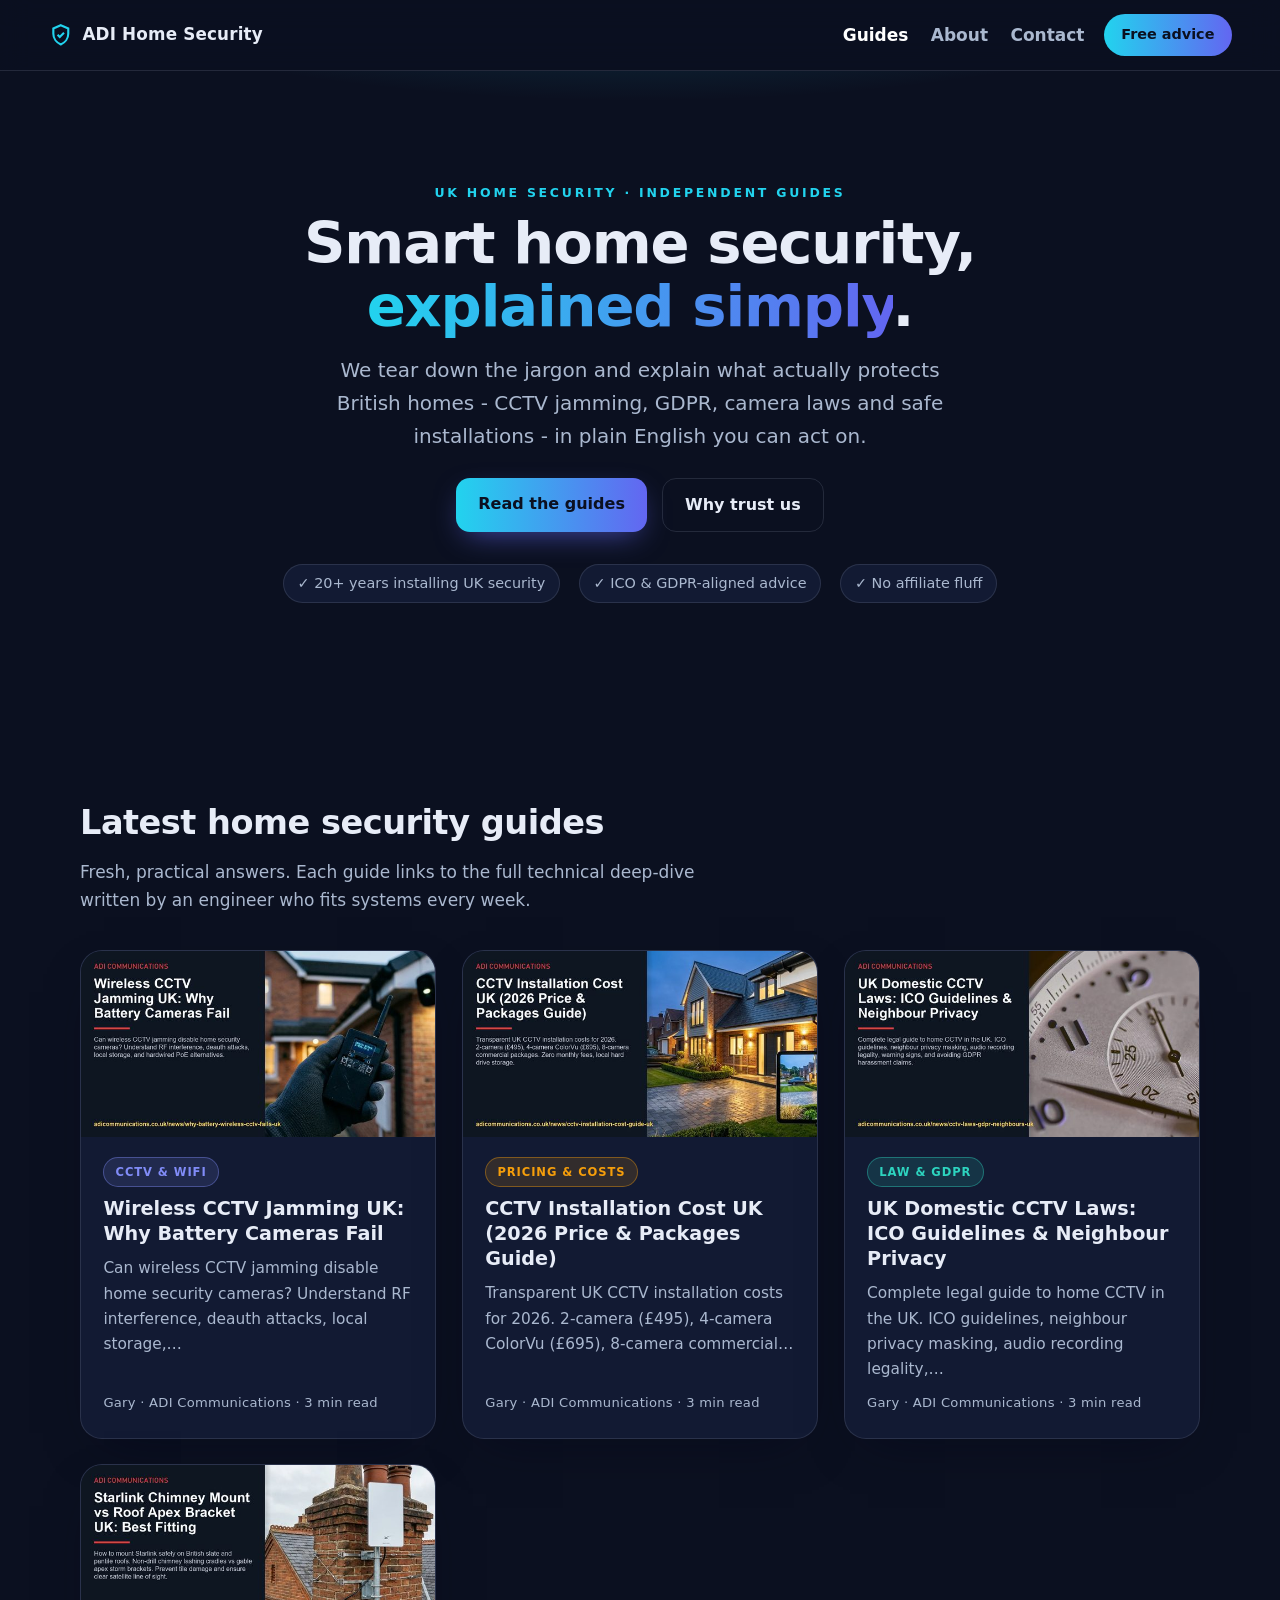
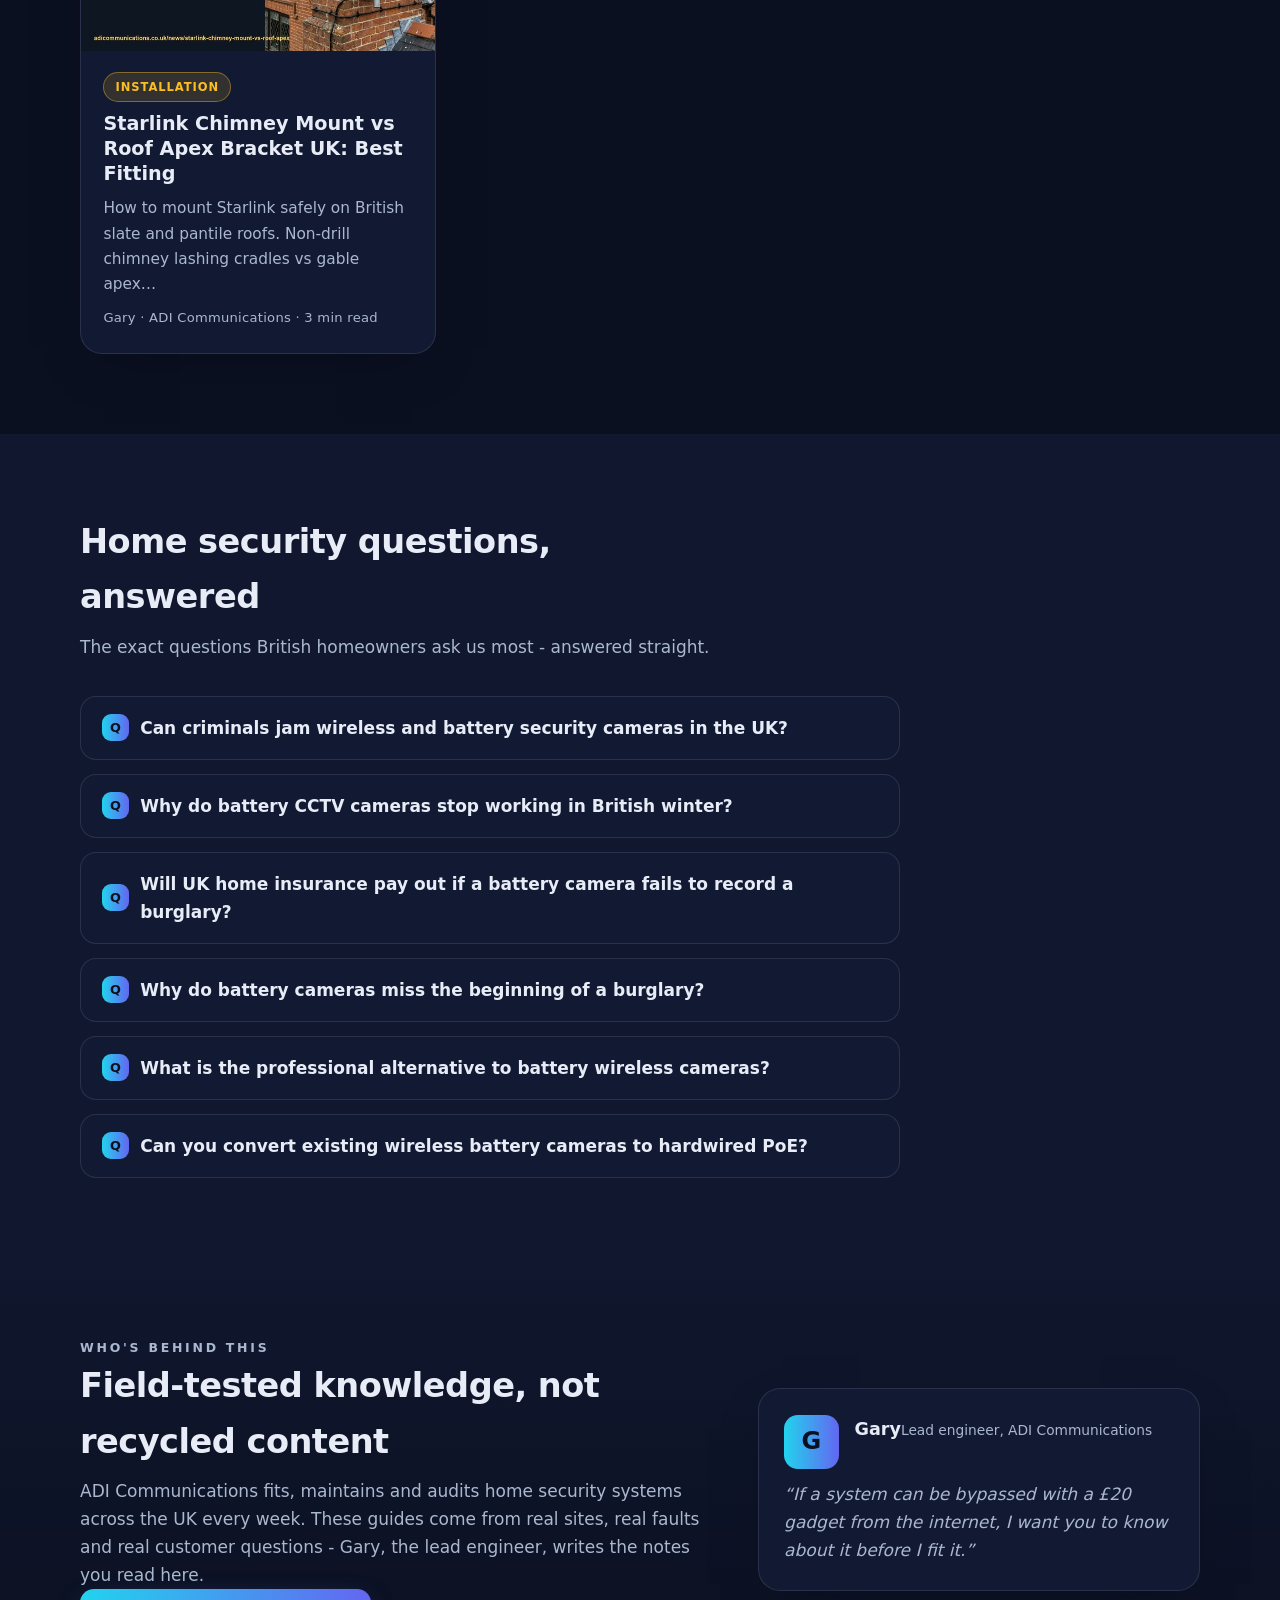
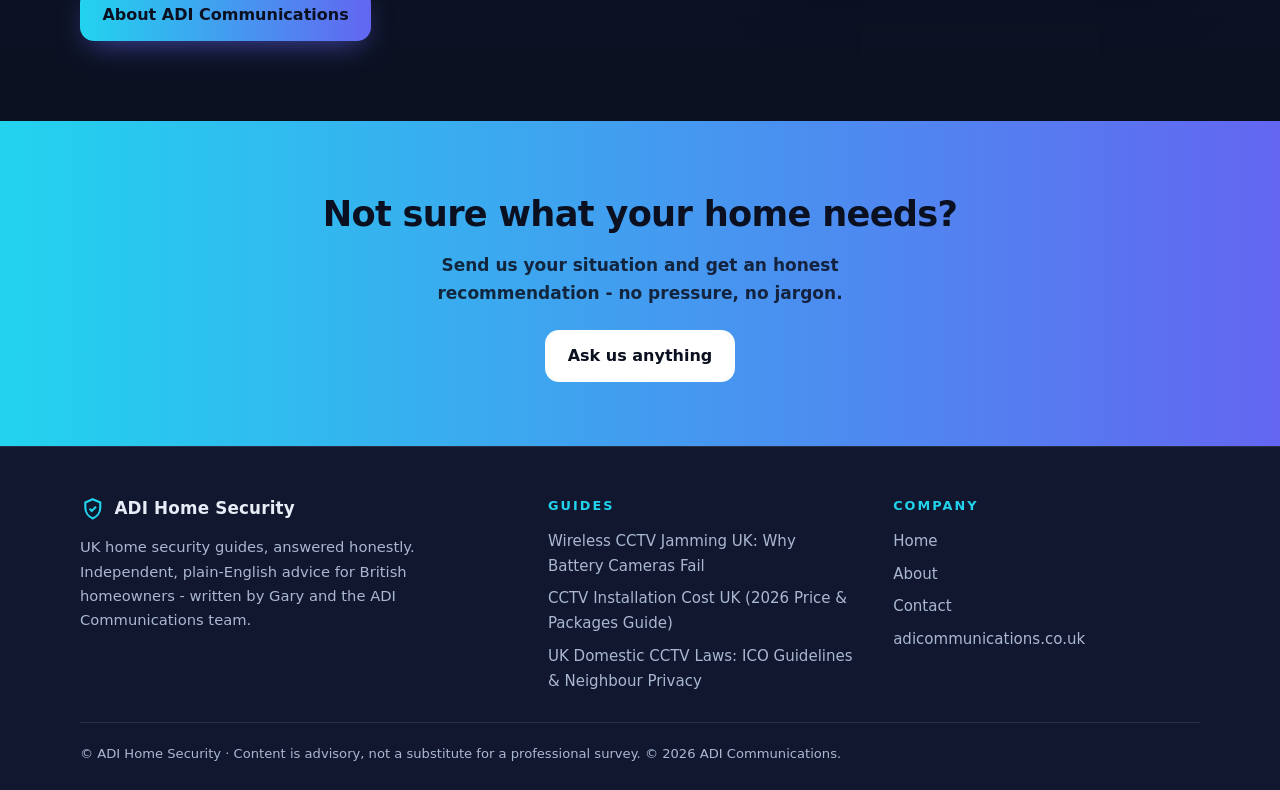
<file: index.html>
<!doctype html>
<html lang="en-GB">
<head>
<meta charset="utf-8">
<meta name="viewport" content="width=device-width,initial-scale=1">
<title>ADI Home Security - UK home security guides, answered honestly</title>
<meta name="description" content="Independent UK home security guides: CCTV jamming, GDPR camera laws, Starlink mounting and more - explained in plain English by ADI Communications.">
<link rel="canonical" href="https://aiagent1510.github.io/home-security/">
<meta name="robots" content="index, follow, max-image-preview:large">
<meta name="theme-color" content="#0b1020">
<meta property="og:type" content="website">
<meta property="og:site_name" content="ADI Home Security">
<meta property="og:title" content="ADI Home Security - UK home security guides, answered honestly">
<meta property="og:description" content="Independent UK home security guides: CCTV jamming, GDPR camera laws, Starlink mounting and more - explained in plain English by ADI Communications.">
<meta property="og:url" content="https://aiagent1510.github.io/home-security/">
<meta property="og:image" content="https://aiagent1510.github.io/home-security/assets/og-home.png">
<meta property="og:locale" content="en_GB">
<meta name="twitter:card" content="summary_large_image">
<meta name="twitter:title" content="ADI Home Security - UK home security guides, answered honestly">
<meta name="twitter:description" content="Independent UK home security guides: CCTV jamming, GDPR camera laws, Starlink mounting and more - explained in plain English by ADI Communications.">
<meta name="twitter:image" content="https://aiagent1510.github.io/home-security/assets/og-home.png">
<link rel="icon" href="assets/favicon.svg" type="image/svg+xml">
<link rel="stylesheet" href="assets/style.css">
<link rel="alternate" type="application/rss+xml" title="ADI Home Security" href="https://aiagent1510.github.io/home-security/feed.xml">
<script type="application/ld+json">[{"@context":"https://schema.org","@type":"WebSite","name":"ADI Home Security","url":"https://aiagent1510.github.io/home-security","inLanguage":"en-GB","publisher":{"@type":"Organization","name":"ADI Communications","url":"https://adicommunications.co.uk/"}},{"@context":"https://schema.org","@type":"Organization","name":"ADI Communications","url":"https://adicommunications.co.uk/","logo":{"@type":"ImageObject","url":"https://aiagent1510.github.io/home-security/assets/favicon.svg"},"sameAs":["https://adicommunications.co.uk/","https://cctvinstaller.tumblr.com/"]},{"@context":"https://schema.org","@type":"FAQPage","mainEntity":[{"@type":"Question","name":"Can criminals jam wireless and battery security cameras in the UK?","acceptedAnswer":{"@type":"Answer","text":"Yes. Portable 2.4GHz radio frequency jammers and de-authentication transmitters flood the unlicensed wireless spectrum with disconnect packets. This severs the camera's communication with the broadband router before cloud video upload starts, preventing alerts and leaving zero evidence."}},{"@type":"Question","name":"Why do battery CCTV cameras stop working in British winter?","acceptedAnswer":{"@type":"Answer","text":"Low temperatures thicken the liquid electrolyte in lithium-ion cells, increasing internal resistance and accelerating voltage drop under load. Furthermore, battery management firmware disables solar and mains charging below 0°C to prevent permanent lithium plating, causing battery cameras to deplete rapidly in cold snaps."}},{"@type":"Question","name":"Will UK home insurance pay out if a battery camera fails to record a burglary?","acceptedAnswer":{"@type":"Answer","text":"Standard claims are settled based on physical evidence of forced entry, but policies with specific CCTV warranties require declared security systems to be maintained in working order. If equipment was uncharged or unmaintained, loss adjusters may review policy condition compliance. Check your individual policy schedule."}},{"@type":"Question","name":"Why do battery cameras miss the beginning of a burglary?","acceptedAnswer":{"@type":"Answer","text":"To conserve battery power, wireless cameras sleep until their passive infrared sensor detects thermal movement. Waking the camera, establishing a Wi-Fi handshake, and negotiating cloud encryption takes two to four seconds, by which time an intruder has already walked past the lens."}},{"@type":"Question","name":"What is the professional alternative to battery wireless cameras?","acceptedAnswer":{"@type":"Answer","text":"Hardwired Power over Ethernet Cat6 cameras powered continuously by a central Network Video Recorder. Solid copper cabling isolates video data from over-the-air RF interference, operates down to minus 30 degrees Celsius, records 24/7 without cloud subscriptions, and provides high-bitrate 4K colour night surveillance."}},{"@type":"Question","name":"Can you convert existing wireless battery cameras to hardwired PoE?","acceptedAnswer":{"@type":"Answer","text":"Generally no. Consumer battery cameras lack an RJ45 Ethernet port. The sensible approach is replacing vulnerable exterior perimeter cameras with commercial PoE 4K IP cameras while retaining a wireless video doorbell purely for daytime visitor convenience."}}]}]</script>
</head>
<body>
<header class="sitehead">
  <a class="brand" href="index.html" aria-label="ADI Home Security home">
    <svg class="logo" viewBox="0 0 24 24" fill="none" stroke="currentColor" stroke-width="2" aria-hidden="true"><path d="M12 3l7 3v5c0 4.5-3 8.4-7 10-4-1.6-7-5.5-7-10V6l7-3z"/><path d="M9 12l2 2 4-4"/></svg>
    <span>ADI Home Security</span>
  </a>
  <nav class="nav" aria-label="Main">
    <a href="index.html" class="on">Guides</a>
    <a href="about.html" class="">About</a>
    <a href="contact.html" class="">Contact</a>
  </nav>
  <a class="cta" href="contact.html">Free advice</a>
</header>

<main>
<section class="hero">
  <div class="glow" aria-hidden="true"></div>
  <div class="hero-in">
    <p class="eyebrow">UK Home Security · Independent Guides</p>
    <h1>Smart home security, <span class="grad">explained simply</span>.</h1>
    <p class="lede">We tear down the jargon and explain what actually protects British homes - CCTV jamming, GDPR, camera laws and safe installations - in plain English you can act on.</p>
    <div class="hero-actions">
      <a class="btn btn-primary" href="#guides">Read the guides</a>
      <a class="btn btn-ghost" href="about.html">Why trust us</a>
    </div>
    <div class="trust" aria-label="Reasons to trust ADI">
      <span>✓ 20+ years installing UK security</span>
      <span>✓ ICO &amp; GDPR-aligned advice</span>
      <span>✓ No affiliate fluff</span>
    </div>
  </div>
</section>

<section class="band" aria-label="Guides">
  <div class="wrap">
    <div class="sec-head">
      <h2 id="guides">Latest home security guides</h2>
      <p>Fresh, practical answers. Each guide links to the full technical deep-dive written by an engineer who fits systems every week.</p>
    </div>
    <div class="grid"><article class="card">
  <a class="card-img" href="news/why-battery-wireless-cctv-fails-uk/" aria-label="Read: Wireless CCTV Jamming UK: Why Battery Cameras Fail"><img src="assets/og-why-battery-wireless-cctv-fails-uk.png" srcset="assets/og-why-battery-wireless-cctv-fails-uk-640.jpg 640w, assets/og-why-battery-wireless-cctv-fails-uk.png 1200w" sizes="(max-width:840px) 92vw, 340px" alt="Wireless CCTV Jamming UK: Why Battery Cameras Fail" loading="lazy" width="640" height="336"></a>
  <div class="card-body">
    <span class="chip" style="--c:#818cf8">CCTV &amp; WiFi</span>
    <h3><a href="news/why-battery-wireless-cctv-fails-uk/">Wireless CCTV Jamming UK: Why Battery Cameras Fail</a></h3>
    <p>Can wireless CCTV jamming disable home security cameras? Understand RF interference, deauth attacks, local storage,…</p>
    <div class="meta">Gary · ADI Communications · 3 min read</div>
  </div>
</article><article class="card">
  <a class="card-img" href="news/cctv-installation-cost-guide-uk/" aria-label="Read: CCTV Installation Cost UK (2026 Price &amp; Packages Guide)"><img src="assets/og-cctv-installation-cost-guide-uk.png" srcset="assets/og-cctv-installation-cost-guide-uk-640.jpg 640w, assets/og-cctv-installation-cost-guide-uk.png 1200w" sizes="(max-width:840px) 92vw, 340px" alt="CCTV Installation Cost UK (2026 Price &amp; Packages Guide)" loading="lazy" width="640" height="336"></a>
  <div class="card-body">
    <span class="chip" style="--c:#f59e0b">Pricing &amp; Costs</span>
    <h3><a href="news/cctv-installation-cost-guide-uk/">CCTV Installation Cost UK (2026 Price &amp; Packages Guide)</a></h3>
    <p>Transparent UK CCTV installation costs for 2026. 2-camera (£495), 4-camera ColorVu (£695), 8-camera commercial…</p>
    <div class="meta">Gary · ADI Communications · 3 min read</div>
  </div>
</article><article class="card">
  <a class="card-img" href="news/cctv-laws-gdpr-neighbours-uk/" aria-label="Read: UK Domestic CCTV Laws: ICO Guidelines &amp; Neighbour Privacy"><img src="assets/og-cctv-laws-gdpr-neighbours-uk.png" srcset="assets/og-cctv-laws-gdpr-neighbours-uk-640.jpg 640w, assets/og-cctv-laws-gdpr-neighbours-uk.png 1200w" sizes="(max-width:840px) 92vw, 340px" alt="UK Domestic CCTV Laws: ICO Guidelines &amp; Neighbour Privacy" loading="lazy" width="640" height="336"></a>
  <div class="card-body">
    <span class="chip" style="--c:#2dd4bf">Law &amp; GDPR</span>
    <h3><a href="news/cctv-laws-gdpr-neighbours-uk/">UK Domestic CCTV Laws: ICO Guidelines &amp; Neighbour Privacy</a></h3>
    <p>Complete legal guide to home CCTV in the UK. ICO guidelines, neighbour privacy masking, audio recording legality,…</p>
    <div class="meta">Gary · ADI Communications · 3 min read</div>
  </div>
</article><article class="card">
  <a class="card-img" href="news/starlink-chimney-mount-vs-roof-apex/" aria-label="Read: Starlink Chimney Mount vs Roof Apex Bracket UK: Best Fitting"><img src="assets/og-starlink-chimney-mount-vs-roof-apex.png" srcset="assets/og-starlink-chimney-mount-vs-roof-apex-640.jpg 640w, assets/og-starlink-chimney-mount-vs-roof-apex.png 1200w" sizes="(max-width:840px) 92vw, 340px" alt="Starlink Chimney Mount vs Roof Apex Bracket UK: Best Fitting" loading="lazy" width="640" height="336"></a>
  <div class="card-body">
    <span class="chip" style="--c:#fbbf24">Installation</span>
    <h3><a href="news/starlink-chimney-mount-vs-roof-apex/">Starlink Chimney Mount vs Roof Apex Bracket UK: Best Fitting</a></h3>
    <p>How to mount Starlink safely on British slate and pantile roofs. Non-drill chimney lashing cradles vs gable apex…</p>
    <div class="meta">Gary · ADI Communications · 3 min read</div>
  </div>
</article></div>
  </div>
</section>

<section class="band alt" aria-label="Home security questions answered">
  <div class="wrap">
    <div class="sec-head">
      <h2>Home security questions, answered</h2>
      <p>The exact questions British homeowners ask us most - answered straight.</p>
    </div>
    <div class="faqlist"><details class="faq"><summary>Can criminals jam wireless and battery security cameras in the UK?</summary><p>Yes. Portable 2.4GHz radio frequency jammers and de-authentication transmitters flood the unlicensed wireless spectrum with disconnect packets. This severs the camera&#x27;s communication with the broadband router before cloud video upload starts, preventing alerts and leaving zero evidence.</p></details><details class="faq"><summary>Why do battery CCTV cameras stop working in British winter?</summary><p>Low temperatures thicken the liquid electrolyte in lithium-ion cells, increasing internal resistance and accelerating voltage drop under load. Furthermore, battery management firmware disables solar and mains charging below 0°C to prevent permanent lithium plating, causing battery cameras to deplete rapidly in cold snaps.</p></details><details class="faq"><summary>Will UK home insurance pay out if a battery camera fails to record a burglary?</summary><p>Standard claims are settled based on physical evidence of forced entry, but policies with specific CCTV warranties require declared security systems to be maintained in working order. If equipment was uncharged or unmaintained, loss adjusters may review policy condition compliance. Check your individual policy schedule.</p></details><details class="faq"><summary>Why do battery cameras miss the beginning of a burglary?</summary><p>To conserve battery power, wireless cameras sleep until their passive infrared sensor detects thermal movement. Waking the camera, establishing a Wi-Fi handshake, and negotiating cloud encryption takes two to four seconds, by which time an intruder has already walked past the lens.</p></details><details class="faq"><summary>What is the professional alternative to battery wireless cameras?</summary><p>Hardwired Power over Ethernet Cat6 cameras powered continuously by a central Network Video Recorder. Solid copper cabling isolates video data from over-the-air RF interference, operates down to minus 30 degrees Celsius, records 24/7 without cloud subscriptions, and provides high-bitrate 4K colour night surveillance.</p></details><details class="faq"><summary>Can you convert existing wireless battery cameras to hardwired PoE?</summary><p>Generally no. Consumer battery cameras lack an RJ45 Ethernet port. The sensible approach is replacing vulnerable exterior perimeter cameras with commercial PoE 4K IP cameras while retaining a wireless video doorbell purely for daytime visitor convenience.</p></details></div>
  </div>
</section>

<section class="band about-band" aria-label="About ADI Communications">
  <div class="wrap about-grid">
    <div class="about-txt">
      <p class="eyebrow">Who's behind this</p>
      <h2>Field-tested knowledge, not recycled content</h2>
      <p>ADI Communications fits, maintains and audits home security systems across the UK every week. These guides come from real sites, real faults and real customer questions - Gary, the lead engineer, writes the notes you read here.</p>
      <a class="btn btn-primary" href="about.html">About ADI Communications</a>
    </div>
    <div class="about-card">
      <div class="ac-avatar">G</div>
      <div><strong>Gary</strong><span>Lead engineer, ADI Communications</span></div>
      <p>“If a system can be bypassed with a £20 gadget from the internet, I want you to know about it before I fit it.”</p>
    </div>
  </div>
</section>

<section class="cta-band">
  <div class="wrap cta-in">
    <h2>Not sure what your home needs?</h2>
    <p>Send us your situation and get an honest recommendation - no pressure, no jargon.</p>
    <a class="btn btn-light" href="contact.html">Ask us anything</a>
  </div>
</section>
</main>
<footer class="sitefoot">
  <div class="foot-grid">
    <div class="foot-a">
      <a class="brand" href="index.html"><svg class="logo" viewBox="0 0 24 24" fill="none" stroke="currentColor" stroke-width="2" aria-hidden="true"><path d="M12 3l7 3v5c0 4.5-3 8.4-7 10-4-1.6-7-5.5-7-10V6l7-3z"/><path d="M9 12l2 2 4-4"/></svg><span>ADI Home Security</span></a>
      <p>UK home security guides, answered honestly. Independent, plain-English advice for British homeowners - written by Gary and the ADI Communications team.</p>
    </div>
    <div class="foot-b"><h3>Guides</h3>
      <a href="news/why-battery-wireless-cctv-fails-uk/">Wireless CCTV Jamming UK: Why Battery Cameras Fail</a><a href="news/cctv-installation-cost-guide-uk/">CCTV Installation Cost UK (2026 Price &amp; Packages Guide)</a><a href="news/cctv-laws-gdpr-neighbours-uk/">UK Domestic CCTV Laws: ICO Guidelines &amp; Neighbour Privacy</a>
    </div>
    <div class="foot-c"><h3>Company</h3>
      <a href="index.html">Home</a><a href="about.html">About</a><a href="contact.html">Contact</a>
      <a href="https://adicommunications.co.uk/">adicommunications.co.uk</a>
    </div>
  </div>
  <p class="legal">© ADI Home Security · Content is advisory, not a substitute for a professional survey. © 2026 ADI Communications.</p>
</footer>
</body>
</html>
</file>
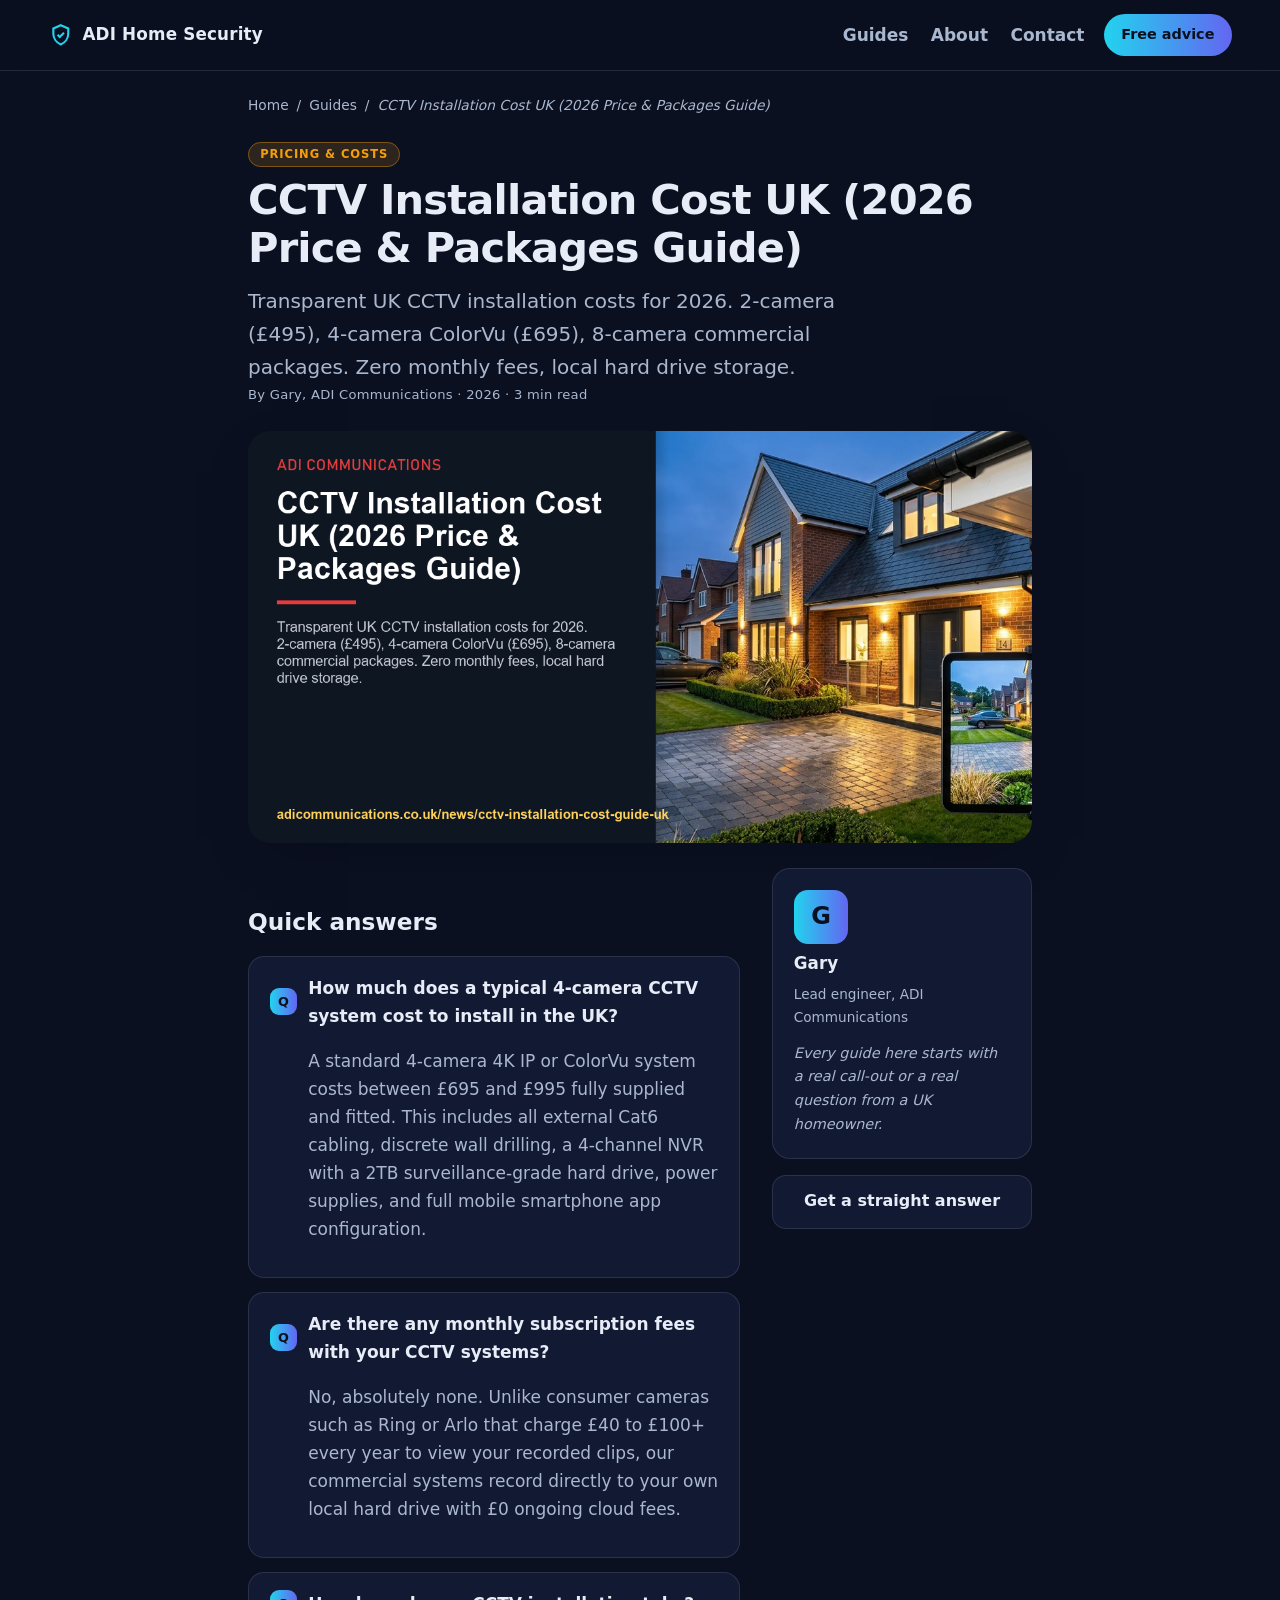
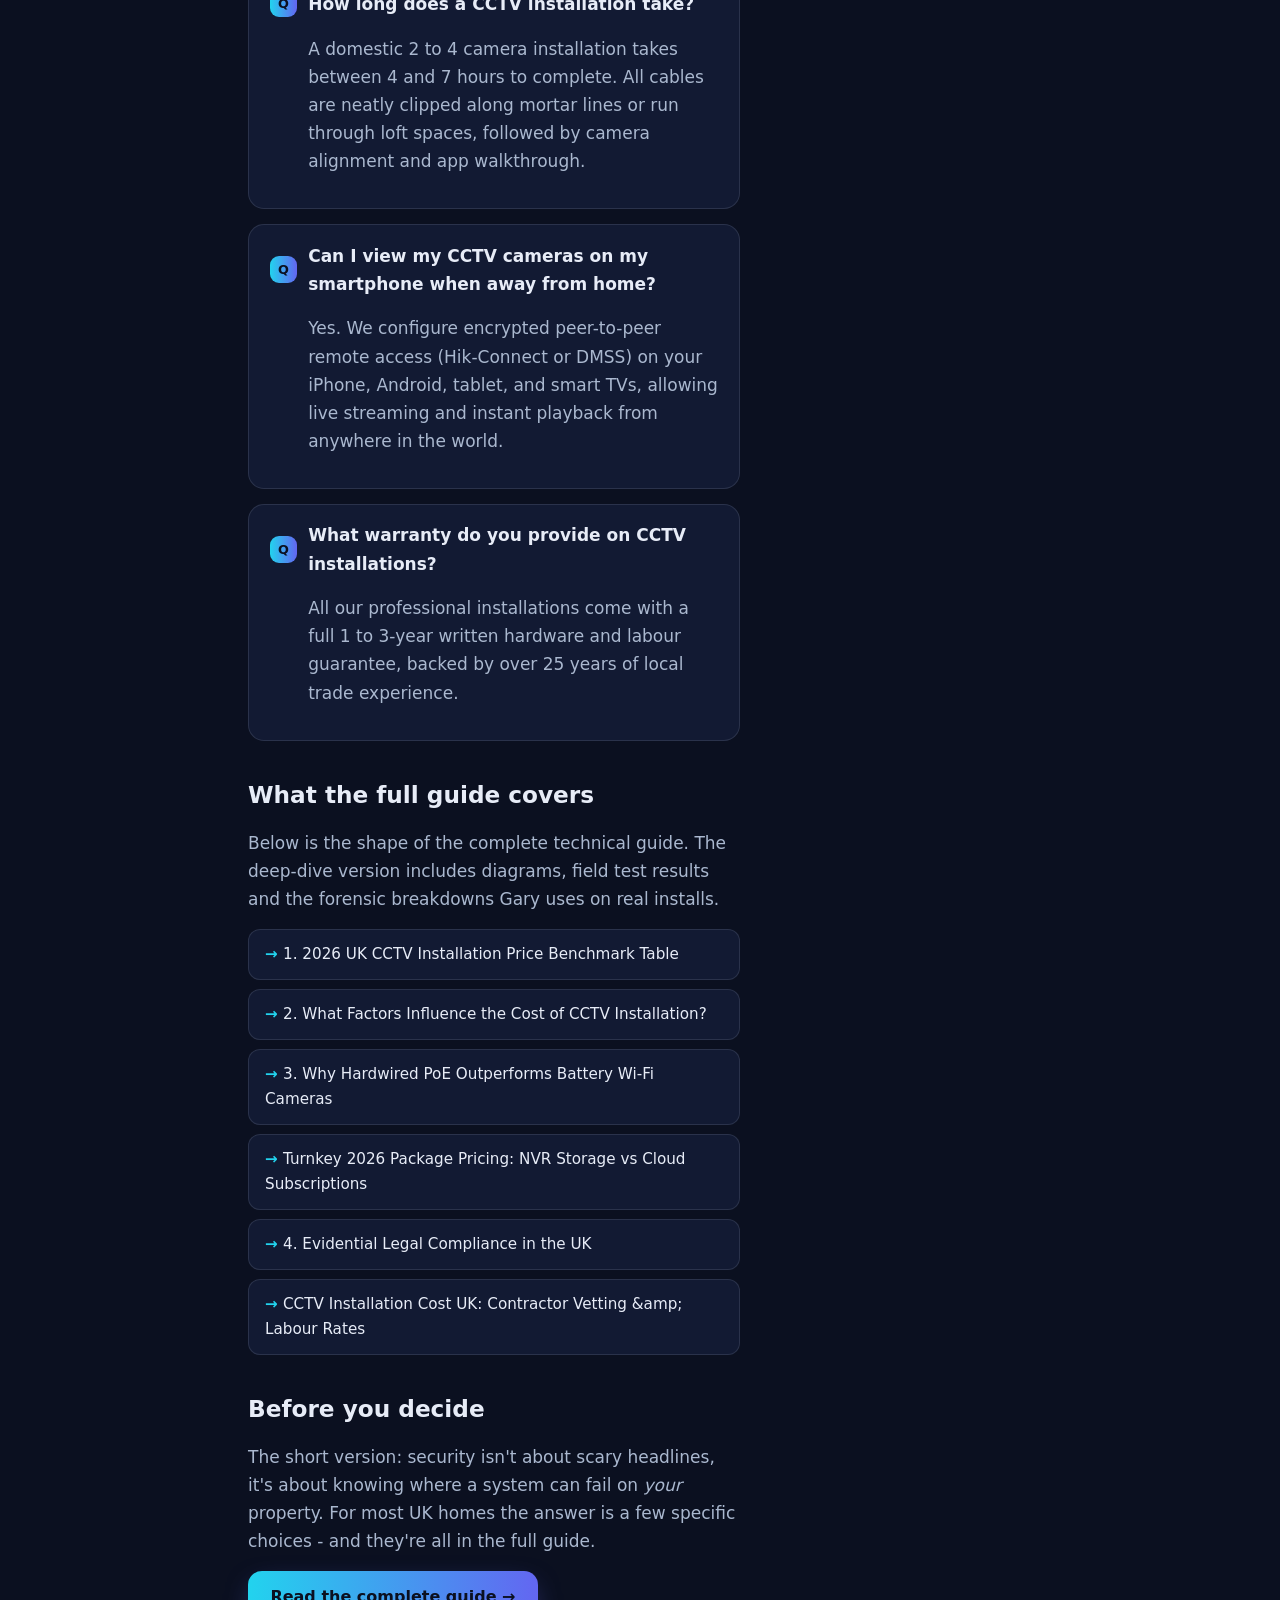
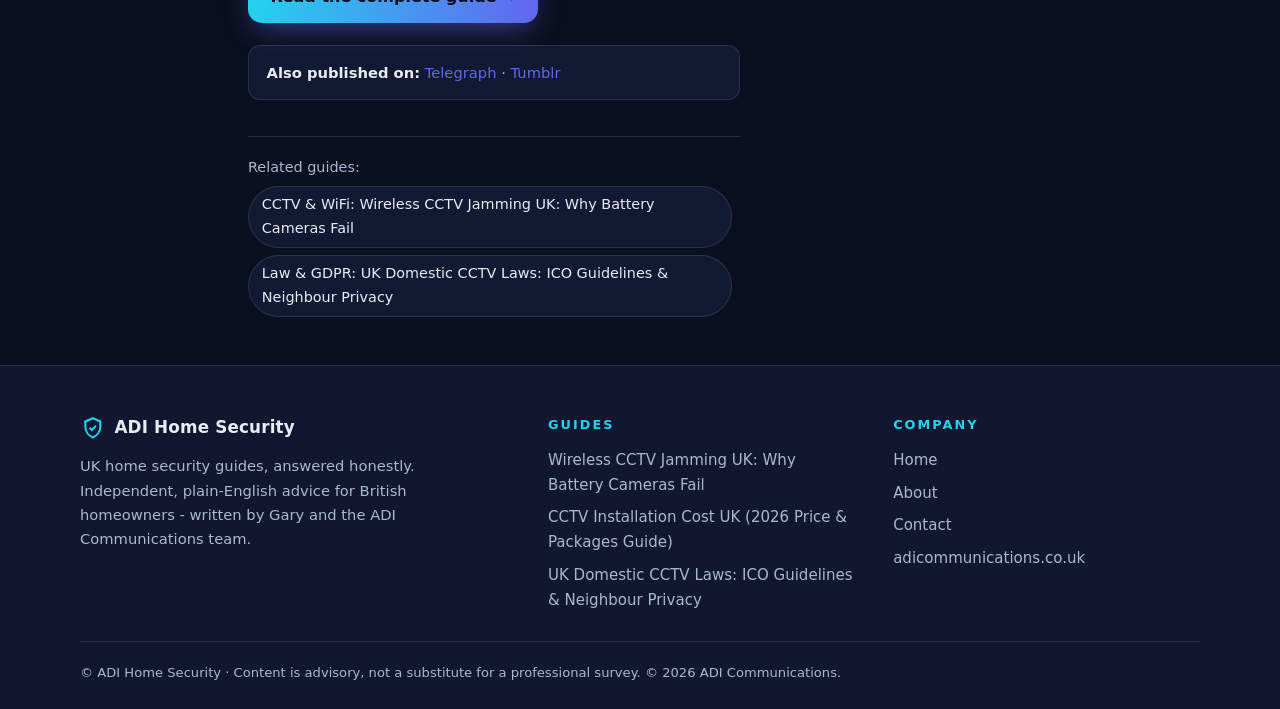
<file: news/cctv-installation-cost-guide-uk/index.html>
<!doctype html>
<html lang="en-GB">
<head>
<meta charset="utf-8">
<meta name="viewport" content="width=device-width,initial-scale=1">
<title>CCTV Installation Cost UK (2026 Price &amp; Packages Guide)</title>
<meta name="description" content="Transparent UK CCTV installation costs for 2026. 2-camera (£495), 4-camera ColorVu (£695), 8-camera commercial packages.">
<link rel="canonical" href="https://aiagent1510.github.io/home-security/news/cctv-installation-cost-guide-uk/">
<meta name="robots" content="index, follow, max-image-preview:large">
<meta name="theme-color" content="#0b1020">
<meta property="og:type" content="website">
<meta property="og:site_name" content="ADI Home Security">
<meta property="og:title" content="CCTV Installation Cost UK (2026 Price &amp; Packages Guide)">
<meta property="og:description" content="Transparent UK CCTV installation costs for 2026. 2-camera (£495), 4-camera ColorVu (£695), 8-camera commercial packages.">
<meta property="og:url" content="https://aiagent1510.github.io/home-security/news/cctv-installation-cost-guide-uk/">
<meta property="og:image" content="https://aiagent1510.github.io/home-security/assets/og-cctv-installation-cost-guide-uk.png">
<meta property="og:locale" content="en_GB">
<meta name="twitter:card" content="summary_large_image">
<meta name="twitter:title" content="CCTV Installation Cost UK (2026 Price &amp; Packages Guide)">
<meta name="twitter:description" content="Transparent UK CCTV installation costs for 2026. 2-camera (£495), 4-camera ColorVu (£695), 8-camera commercial packages.">
<meta name="twitter:image" content="https://aiagent1510.github.io/home-security/assets/og-cctv-installation-cost-guide-uk.png">
<link rel="icon" href="../../assets/favicon.svg" type="image/svg+xml">
<link rel="stylesheet" href="../../assets/style.css">
<link rel="alternate" type="application/rss+xml" title="ADI Home Security" href="https://aiagent1510.github.io/home-security/feed.xml">
<script type="application/ld+json">[{"@context":"https://schema.org","@type":"Article","headline":"CCTV Installation Cost UK (2026 Price & Packages Guide)","description":"Transparent UK CCTV installation costs for 2026. 2-camera (£495), 4-camera ColorVu (£695), 8-camera commercial packages.","image":"https://aiagent1510.github.io/home-security/assets/og-cctv-installation-cost-guide-uk.png","author":{"@type":"Person","name":"Gary","url":"https://aiagent1510.github.io/home-security/about.html"},"publisher":{"@type":"Organization","name":"ADI Communications","url":"https://adicommunications.co.uk/"},"datePublished":"2026-10-01","dateModified":"2026-10-01","mainEntityOfPage":"https://aiagent1510.github.io/home-security/news/cctv-installation-cost-guide-uk/","sameAs":["https://telegra.ph/CCTV-Installation-Cost-UK-2026-Price--Packages-Guide--ADI-10-13","https://cctvinstaller.tumblr.com/post/830381592137580544"],"inLanguage":"en-GB"},{"@context":"https://schema.org","@type":"FAQPage","mainEntity":[{"@type":"Question","name":"How much does a typical 4-camera CCTV system cost to install in the UK?","acceptedAnswer":{"@type":"Answer","text":"A standard 4-camera 4K IP or ColorVu system costs between £695 and £995 fully supplied and fitted. This includes all external Cat6 cabling, discrete wall drilling, a 4-channel NVR with a 2TB surveillance-grade hard drive, power supplies, and full mobile smartphone app configuration."}},{"@type":"Question","name":"Are there any monthly subscription fees with your CCTV systems?","acceptedAnswer":{"@type":"Answer","text":"No, absolutely none. Unlike consumer cameras such as Ring or Arlo that charge £40 to £100+ every year to view your recorded clips, our commercial systems record directly to your own local hard drive with £0 ongoing cloud fees."}},{"@type":"Question","name":"How long does a CCTV installation take?","acceptedAnswer":{"@type":"Answer","text":"A domestic 2 to 4 camera installation takes between 4 and 7 hours to complete. All cables are neatly clipped along mortar lines or run through loft spaces, followed by camera alignment and app walkthrough."}},{"@type":"Question","name":"Can I view my CCTV cameras on my smartphone when away from home?","acceptedAnswer":{"@type":"Answer","text":"Yes. We configure encrypted peer-to-peer remote access (Hik-Connect or DMSS) on your iPhone, Android, tablet, and smart TVs, allowing live streaming and instant playback from anywhere in the world."}},{"@type":"Question","name":"What warranty do you provide on CCTV installations?","acceptedAnswer":{"@type":"Answer","text":"All our professional installations come with a full 1 to 3-year written hardware and labour guarantee, backed by over 25 years of local trade experience."}}]},{"@context":"https://schema.org","@type":"BreadcrumbList","itemListElement":[{"@type":"ListItem","position":1,"name":"Home","item":"https://aiagent1510.github.io/home-security"},{"@type":"ListItem","position":2,"name":"Guides","item":"https://aiagent1510.github.io/home-security/#guides"},{"@type":"ListItem","position":3,"name":"CCTV Installation Cost UK (2026 Price & Packages Guide)","item":"https://aiagent1510.github.io/home-security/news/cctv-installation-cost-guide-uk/"}]}]</script>
</head>
<body>
<header class="sitehead">
  <a class="brand" href="../../index.html" aria-label="ADI Home Security home">
    <svg class="logo" viewBox="0 0 24 24" fill="none" stroke="currentColor" stroke-width="2" aria-hidden="true"><path d="M12 3l7 3v5c0 4.5-3 8.4-7 10-4-1.6-7-5.5-7-10V6l7-3z"/><path d="M9 12l2 2 4-4"/></svg>
    <span>ADI Home Security</span>
  </a>
  <nav class="nav" aria-label="Main">
    <a href="../../index.html" class="">Guides</a>
    <a href="../../about.html" class="">About</a>
    <a href="../../contact.html" class="">Contact</a>
  </nav>
  <a class="cta" href="../../contact.html">Free advice</a>
</header>

<main>
<nav class="crumbs"><a href="../../index.html">Home</a><span>/</span><a href="../../index.html#guides">Guides</a><span>/</span><em>CCTV Installation Cost UK (2026 Price &amp; Packages Guide)</em></nav>
<article class="article">
  <header class="art-head">
    <span class="chip" style="--c:#f59e0b">Pricing &amp; Costs</span>
    <h1>CCTV Installation Cost UK (2026 Price &amp; Packages Guide)</h1>
    <p class="lede">Transparent UK CCTV installation costs for 2026. 2-camera (£495), 4-camera ColorVu (£695), 8-camera commercial packages. Zero monthly fees, local hard drive storage.</p>
    <div class="meta">By Gary, ADI Communications · 2026 · 3 min read</div>
  </header>
  <img class="art-hero" src="../../assets/og-cctv-installation-cost-guide-uk.png" srcset="../../assets/og-cctv-installation-cost-guide-uk-640.jpg 640w, ../../assets/og-cctv-installation-cost-guide-uk.png 1200w" sizes="(max-width:880px) 100vw, 880px" alt="CCTV Installation Cost UK (2026 Price &amp; Packages Guide)" fetchpriority="high" width="1200" height="630">
  <div class="art-grid">
    <div class="art-body">
      <h2>Quick answers</h2>
      <div class="faqlist"><details class="faq" open=open><summary>How much does a typical 4-camera CCTV system cost to install in the UK?</summary><p>A standard 4-camera 4K IP or ColorVu system costs between £695 and £995 fully supplied and fitted. This includes all external Cat6 cabling, discrete wall drilling, a 4-channel NVR with a 2TB surveillance-grade hard drive, power supplies, and full mobile smartphone app configuration.</p></details><details class="faq" open=><summary>Are there any monthly subscription fees with your CCTV systems?</summary><p>No, absolutely none. Unlike consumer cameras such as Ring or Arlo that charge £40 to £100+ every year to view your recorded clips, our commercial systems record directly to your own local hard drive with £0 ongoing cloud fees.</p></details><details class="faq" open=><summary>How long does a CCTV installation take?</summary><p>A domestic 2 to 4 camera installation takes between 4 and 7 hours to complete. All cables are neatly clipped along mortar lines or run through loft spaces, followed by camera alignment and app walkthrough.</p></details><details class="faq" open=><summary>Can I view my CCTV cameras on my smartphone when away from home?</summary><p>Yes. We configure encrypted peer-to-peer remote access (Hik-Connect or DMSS) on your iPhone, Android, tablet, and smart TVs, allowing live streaming and instant playback from anywhere in the world.</p></details><details class="faq" open=><summary>What warranty do you provide on CCTV installations?</summary><p>All our professional installations come with a full 1 to 3-year written hardware and labour guarantee, backed by over 25 years of local trade experience.</p></details></div>

      <h2>What the full guide covers</h2>
      <p>Below is the shape of the complete technical guide. The deep-dive version includes diagrams, field test results and the forensic breakdowns Gary uses on real installs.</p>
      <ul class="covers"><li>1. 2026 UK CCTV Installation Price Benchmark Table</li><li>2. What Factors Influence the Cost of CCTV Installation?</li><li>3. Why Hardwired PoE Outperforms Battery Wi-Fi Cameras</li><li>Turnkey 2026 Package Pricing: NVR Storage vs Cloud Subscriptions</li><li>4. Evidential Legal Compliance in the UK</li><li>CCTV Installation Cost UK: Contractor Vetting &amp;amp; Labour Rates</li></ul>

      <h2>Before you decide</h2>
      <p>The short version: security isn't about scary headlines, it's about knowing where a system can fail on <em>your</em> property. For most UK homes the answer is a few specific choices - and they're all in the full guide.</p>
      <a class="btn btn-primary" href="https://adicommunications.co.uk/news/cctv-installation-cost-guide-uk/">Read the complete guide →</a>

      <div class="elsewhere"><strong>Also published on:</strong> <a href="https://telegra.ph/CCTV-Installation-Cost-UK-2026-Price--Packages-Guide--ADI-10-13" rel="me noopener" target="_blank">Telegraph</a> · <a href="https://cctvinstaller.tumblr.com/post/830381592137580544" rel="me noopener" target="_blank">Tumblr</a></div>

      <div class="related"><span>Related guides:</span><a class="chip-link" href="../why-battery-wireless-cctv-fails-uk/">CCTV &amp; WiFi: Wireless CCTV Jamming UK: Why Battery Cameras Fail</a><a class="chip-link" href="../cctv-laws-gdpr-neighbours-uk/">Law &amp; GDPR: UK Domestic CCTV Laws: ICO Guidelines &amp; Neighbour Privacy</a></div>
    </div>
    <aside class="art-aside">
      <div class="aside-card">
        <div class="ac-avatar">G</div>
        <strong>Gary</strong>
        <span>Lead engineer, ADI Communications</span>
        <p>Every guide here starts with a real call-out or a real question from a UK homeowner.</p>
      </div>
      <a class="aside-cta btn btn-dark" href="../../contact.html">Get a straight answer</a>
    </aside>
  </div>
</article>
</main>
<footer class="sitefoot">
  <div class="foot-grid">
    <div class="foot-a">
      <a class="brand" href="../../index.html"><svg class="logo" viewBox="0 0 24 24" fill="none" stroke="currentColor" stroke-width="2" aria-hidden="true"><path d="M12 3l7 3v5c0 4.5-3 8.4-7 10-4-1.6-7-5.5-7-10V6l7-3z"/><path d="M9 12l2 2 4-4"/></svg><span>ADI Home Security</span></a>
      <p>UK home security guides, answered honestly. Independent, plain-English advice for British homeowners - written by Gary and the ADI Communications team.</p>
    </div>
    <div class="foot-b"><h3>Guides</h3>
      <a href="../../news/why-battery-wireless-cctv-fails-uk/">Wireless CCTV Jamming UK: Why Battery Cameras Fail</a><a href="../../news/cctv-installation-cost-guide-uk/">CCTV Installation Cost UK (2026 Price &amp; Packages Guide)</a><a href="../../news/cctv-laws-gdpr-neighbours-uk/">UK Domestic CCTV Laws: ICO Guidelines &amp; Neighbour Privacy</a>
    </div>
    <div class="foot-c"><h3>Company</h3>
      <a href="../../index.html">Home</a><a href="../../about.html">About</a><a href="../../contact.html">Contact</a>
      <a href="https://adicommunications.co.uk/">adicommunications.co.uk</a>
    </div>
  </div>
  <p class="legal">© ADI Home Security · Content is advisory, not a substitute for a professional survey. © 2026 ADI Communications.</p>
</footer>
</body>
</html>
</file>
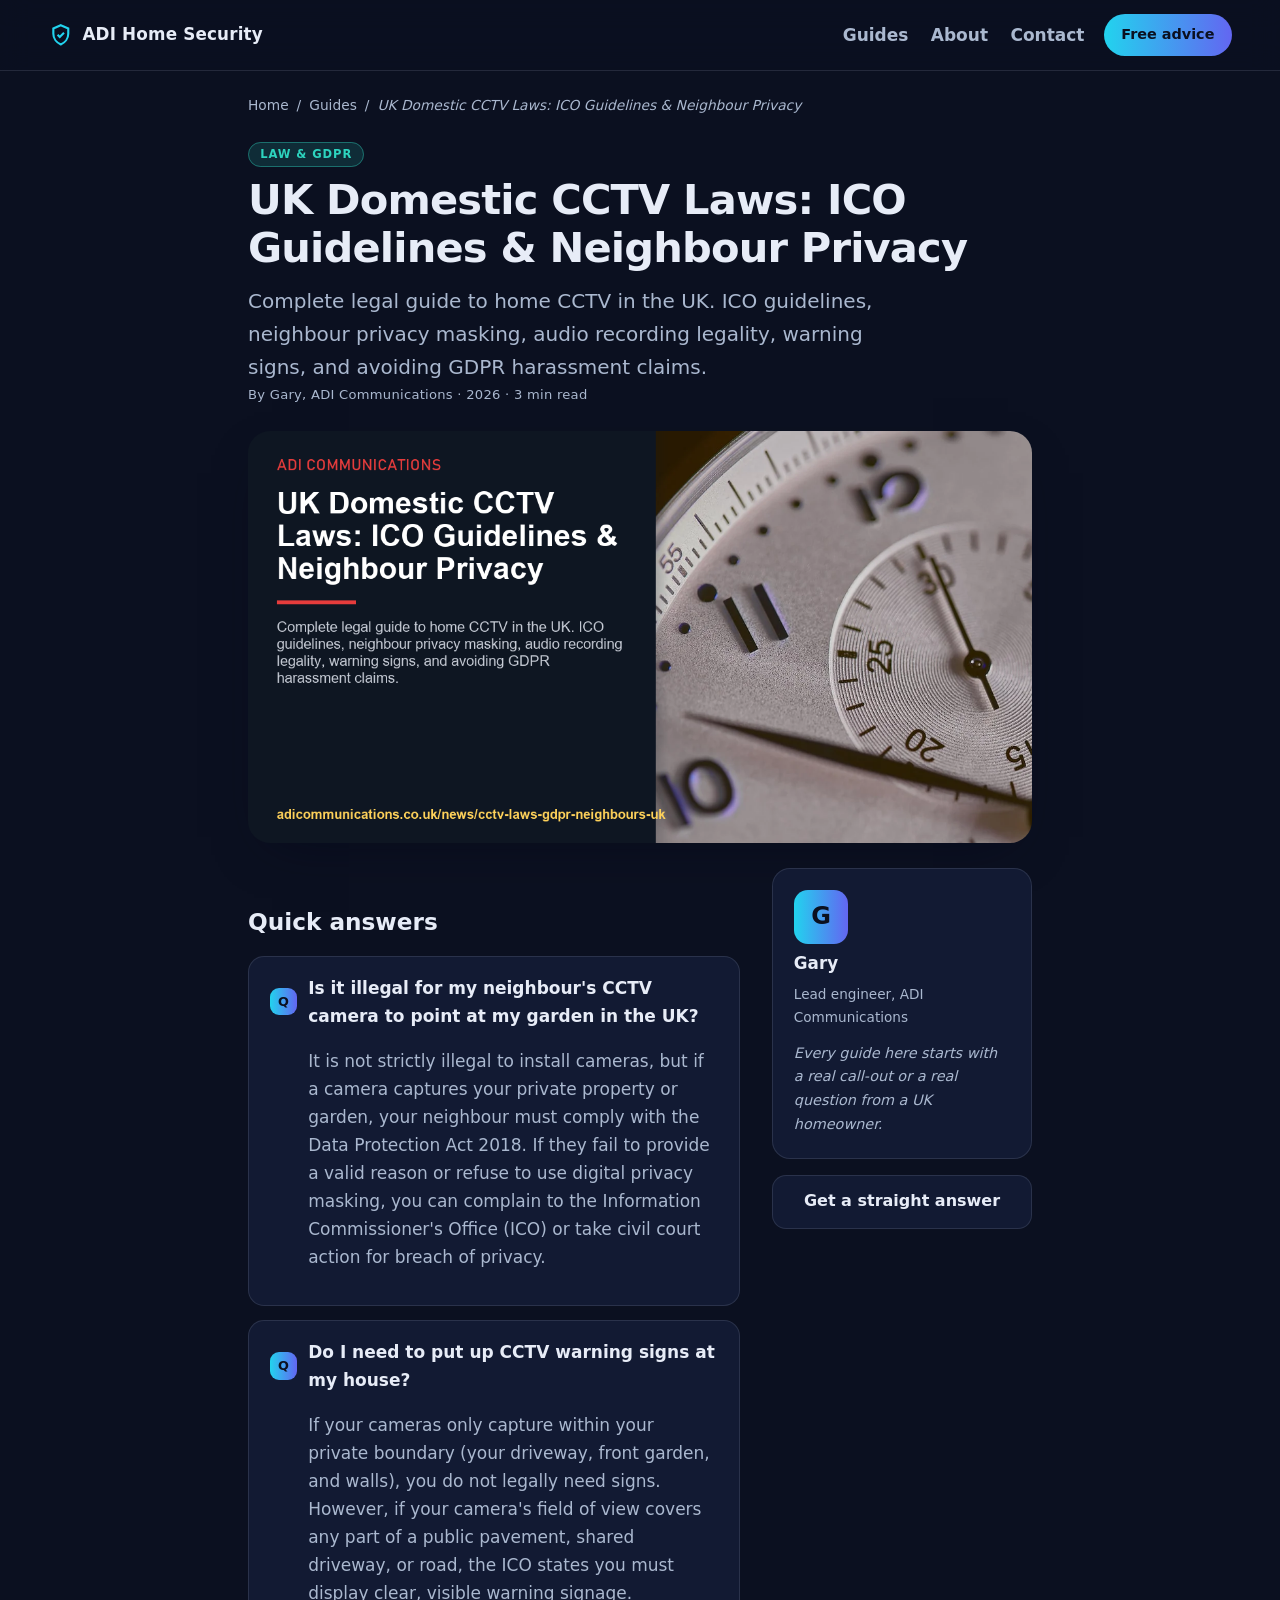
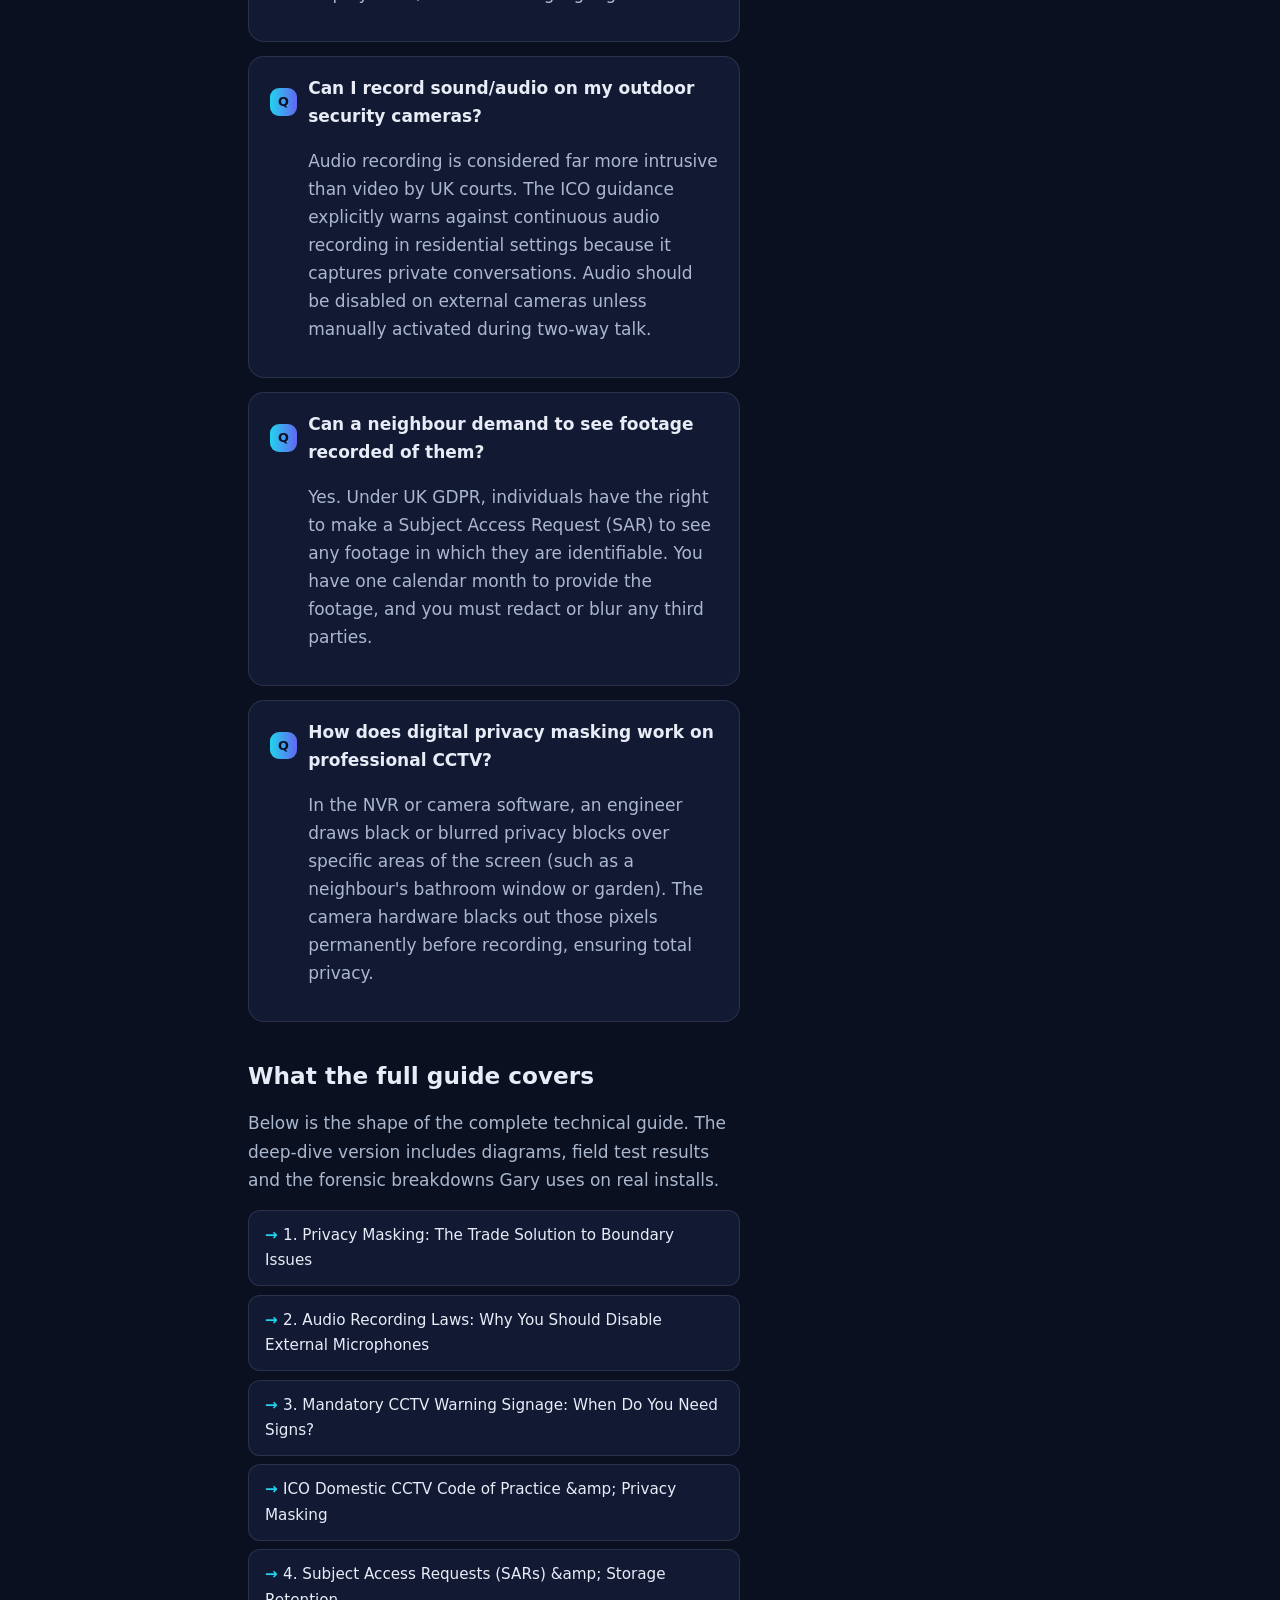
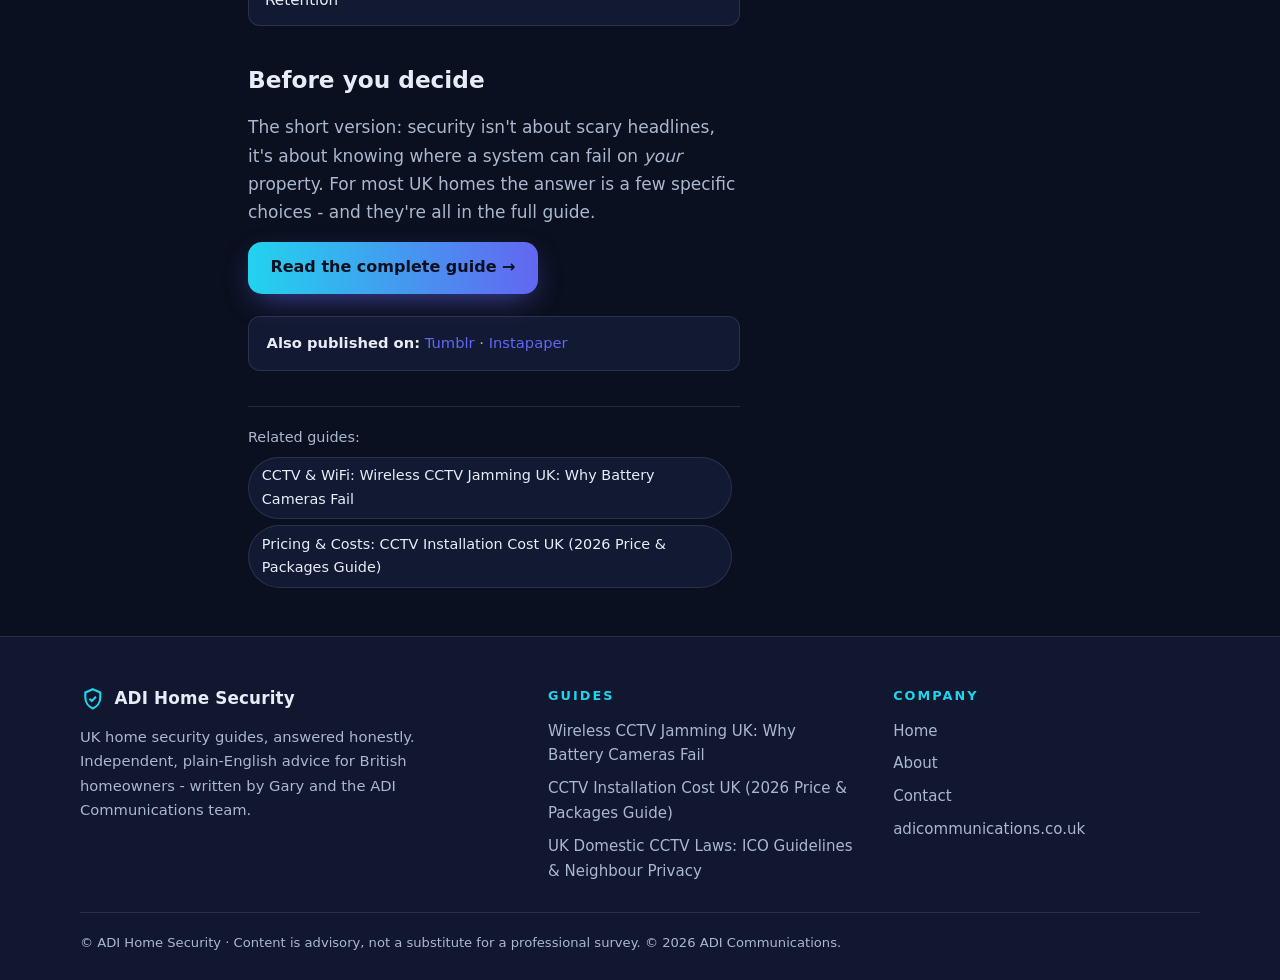
<file: news/cctv-laws-gdpr-neighbours-uk/index.html>
<!doctype html>
<html lang="en-GB">
<head>
<meta charset="utf-8">
<meta name="viewport" content="width=device-width,initial-scale=1">
<title>UK Domestic CCTV Laws: ICO Guidelines &amp; Neighbour Privacy</title>
<meta name="description" content="Complete legal guide to home CCTV in the UK. ICO guidelines, neighbour privacy masking, audio recording legality, warning signs, and avoiding GDPR harassment…">
<link rel="canonical" href="https://aiagent1510.github.io/home-security/news/cctv-laws-gdpr-neighbours-uk/">
<meta name="robots" content="index, follow, max-image-preview:large">
<meta name="theme-color" content="#0b1020">
<meta property="og:type" content="website">
<meta property="og:site_name" content="ADI Home Security">
<meta property="og:title" content="UK Domestic CCTV Laws: ICO Guidelines &amp; Neighbour Privacy">
<meta property="og:description" content="Complete legal guide to home CCTV in the UK. ICO guidelines, neighbour privacy masking, audio recording legality, warning signs, and avoiding GDPR harassment…">
<meta property="og:url" content="https://aiagent1510.github.io/home-security/news/cctv-laws-gdpr-neighbours-uk/">
<meta property="og:image" content="https://aiagent1510.github.io/home-security/assets/og-cctv-laws-gdpr-neighbours-uk.png">
<meta property="og:locale" content="en_GB">
<meta name="twitter:card" content="summary_large_image">
<meta name="twitter:title" content="UK Domestic CCTV Laws: ICO Guidelines &amp; Neighbour Privacy">
<meta name="twitter:description" content="Complete legal guide to home CCTV in the UK. ICO guidelines, neighbour privacy masking, audio recording legality, warning signs, and avoiding GDPR harassment…">
<meta name="twitter:image" content="https://aiagent1510.github.io/home-security/assets/og-cctv-laws-gdpr-neighbours-uk.png">
<link rel="icon" href="../../assets/favicon.svg" type="image/svg+xml">
<link rel="stylesheet" href="../../assets/style.css">
<link rel="alternate" type="application/rss+xml" title="ADI Home Security" href="https://aiagent1510.github.io/home-security/feed.xml">
<script type="application/ld+json">[{"@context":"https://schema.org","@type":"Article","headline":"UK Domestic CCTV Laws: ICO Guidelines & Neighbour Privacy","description":"Complete legal guide to home CCTV in the UK. ICO guidelines, neighbour privacy masking, audio recording legality, warning signs, and avoiding GDPR harassment…","image":"https://aiagent1510.github.io/home-security/assets/og-cctv-laws-gdpr-neighbours-uk.png","author":{"@type":"Person","name":"Gary","url":"https://aiagent1510.github.io/home-security/about.html"},"publisher":{"@type":"Organization","name":"ADI Communications","url":"https://adicommunications.co.uk/"},"datePublished":"2026-10-01","dateModified":"2026-10-01","mainEntityOfPage":"https://aiagent1510.github.io/home-security/news/cctv-laws-gdpr-neighbours-uk/","sameAs":["https://cctvinstaller.tumblr.com/post/830018071391518720","https://www.instapaper.com/read/2048256986"],"inLanguage":"en-GB"},{"@context":"https://schema.org","@type":"FAQPage","mainEntity":[{"@type":"Question","name":"Is it illegal for my neighbour's CCTV camera to point at my garden in the UK?","acceptedAnswer":{"@type":"Answer","text":"It is not strictly illegal to install cameras, but if a camera captures your private property or garden, your neighbour must comply with the Data Protection Act 2018. If they fail to provide a valid reason or refuse to use digital privacy masking, you can complain to the Information Commissioner's Office (ICO) or take civil court action for breach of privacy."}},{"@type":"Question","name":"Do I need to put up CCTV warning signs at my house?","acceptedAnswer":{"@type":"Answer","text":"If your cameras only capture within your private boundary (your driveway, front garden, and walls), you do not legally need signs. However, if your camera's field of view covers any part of a public pavement, shared driveway, or road, the ICO states you must display clear, visible warning signage."}},{"@type":"Question","name":"Can I record sound/audio on my outdoor security cameras?","acceptedAnswer":{"@type":"Answer","text":"Audio recording is considered far more intrusive than video by UK courts. The ICO guidance explicitly warns against continuous audio recording in residential settings because it captures private conversations. Audio should be disabled on external cameras unless manually activated during two-way talk."}},{"@type":"Question","name":"Can a neighbour demand to see footage recorded of them?","acceptedAnswer":{"@type":"Answer","text":"Yes. Under UK GDPR, individuals have the right to make a Subject Access Request (SAR) to see any footage in which they are identifiable. You have one calendar month to provide the footage, and you must redact or blur any third parties."}},{"@type":"Question","name":"How does digital privacy masking work on professional CCTV?","acceptedAnswer":{"@type":"Answer","text":"In the NVR or camera software, an engineer draws black or blurred privacy blocks over specific areas of the screen (such as a neighbour's bathroom window or garden). The camera hardware blacks out those pixels permanently before recording, ensuring total privacy."}}]},{"@context":"https://schema.org","@type":"BreadcrumbList","itemListElement":[{"@type":"ListItem","position":1,"name":"Home","item":"https://aiagent1510.github.io/home-security"},{"@type":"ListItem","position":2,"name":"Guides","item":"https://aiagent1510.github.io/home-security/#guides"},{"@type":"ListItem","position":3,"name":"UK Domestic CCTV Laws: ICO Guidelines & Neighbour Privacy","item":"https://aiagent1510.github.io/home-security/news/cctv-laws-gdpr-neighbours-uk/"}]}]</script>
</head>
<body>
<header class="sitehead">
  <a class="brand" href="../../index.html" aria-label="ADI Home Security home">
    <svg class="logo" viewBox="0 0 24 24" fill="none" stroke="currentColor" stroke-width="2" aria-hidden="true"><path d="M12 3l7 3v5c0 4.5-3 8.4-7 10-4-1.6-7-5.5-7-10V6l7-3z"/><path d="M9 12l2 2 4-4"/></svg>
    <span>ADI Home Security</span>
  </a>
  <nav class="nav" aria-label="Main">
    <a href="../../index.html" class="">Guides</a>
    <a href="../../about.html" class="">About</a>
    <a href="../../contact.html" class="">Contact</a>
  </nav>
  <a class="cta" href="../../contact.html">Free advice</a>
</header>

<main>
<nav class="crumbs"><a href="../../index.html">Home</a><span>/</span><a href="../../index.html#guides">Guides</a><span>/</span><em>UK Domestic CCTV Laws: ICO Guidelines &amp; Neighbour Privacy</em></nav>
<article class="article">
  <header class="art-head">
    <span class="chip" style="--c:#2dd4bf">Law &amp; GDPR</span>
    <h1>UK Domestic CCTV Laws: ICO Guidelines &amp; Neighbour Privacy</h1>
    <p class="lede">Complete legal guide to home CCTV in the UK. ICO guidelines, neighbour privacy masking, audio recording legality, warning signs, and avoiding GDPR harassment claims.</p>
    <div class="meta">By Gary, ADI Communications · 2026 · 3 min read</div>
  </header>
  <img class="art-hero" src="../../assets/og-cctv-laws-gdpr-neighbours-uk.png" srcset="../../assets/og-cctv-laws-gdpr-neighbours-uk-640.jpg 640w, ../../assets/og-cctv-laws-gdpr-neighbours-uk.png 1200w" sizes="(max-width:880px) 100vw, 880px" alt="UK Domestic CCTV Laws: ICO Guidelines &amp; Neighbour Privacy" fetchpriority="high" width="1200" height="630">
  <div class="art-grid">
    <div class="art-body">
      <h2>Quick answers</h2>
      <div class="faqlist"><details class="faq" open=open><summary>Is it illegal for my neighbour&#x27;s CCTV camera to point at my garden in the UK?</summary><p>It is not strictly illegal to install cameras, but if a camera captures your private property or garden, your neighbour must comply with the Data Protection Act 2018. If they fail to provide a valid reason or refuse to use digital privacy masking, you can complain to the Information Commissioner&#x27;s Office (ICO) or take civil court action for breach of privacy.</p></details><details class="faq" open=><summary>Do I need to put up CCTV warning signs at my house?</summary><p>If your cameras only capture within your private boundary (your driveway, front garden, and walls), you do not legally need signs. However, if your camera&#x27;s field of view covers any part of a public pavement, shared driveway, or road, the ICO states you must display clear, visible warning signage.</p></details><details class="faq" open=><summary>Can I record sound/audio on my outdoor security cameras?</summary><p>Audio recording is considered far more intrusive than video by UK courts. The ICO guidance explicitly warns against continuous audio recording in residential settings because it captures private conversations. Audio should be disabled on external cameras unless manually activated during two-way talk.</p></details><details class="faq" open=><summary>Can a neighbour demand to see footage recorded of them?</summary><p>Yes. Under UK GDPR, individuals have the right to make a Subject Access Request (SAR) to see any footage in which they are identifiable. You have one calendar month to provide the footage, and you must redact or blur any third parties.</p></details><details class="faq" open=><summary>How does digital privacy masking work on professional CCTV?</summary><p>In the NVR or camera software, an engineer draws black or blurred privacy blocks over specific areas of the screen (such as a neighbour&#x27;s bathroom window or garden). The camera hardware blacks out those pixels permanently before recording, ensuring total privacy.</p></details></div>

      <h2>What the full guide covers</h2>
      <p>Below is the shape of the complete technical guide. The deep-dive version includes diagrams, field test results and the forensic breakdowns Gary uses on real installs.</p>
      <ul class="covers"><li>1. Privacy Masking: The Trade Solution to Boundary Issues</li><li>2. Audio Recording Laws: Why You Should Disable External Microphones</li><li>3. Mandatory CCTV Warning Signage: When Do You Need Signs?</li><li>ICO Domestic CCTV Code of Practice &amp;amp; Privacy Masking</li><li>4. Subject Access Requests (SARs) &amp;amp; Storage Retention</li></ul>

      <h2>Before you decide</h2>
      <p>The short version: security isn't about scary headlines, it's about knowing where a system can fail on <em>your</em> property. For most UK homes the answer is a few specific choices - and they're all in the full guide.</p>
      <a class="btn btn-primary" href="https://adicommunications.co.uk/news/cctv-laws-gdpr-neighbours-uk/">Read the complete guide →</a>

      <div class="elsewhere"><strong>Also published on:</strong> <a href="https://cctvinstaller.tumblr.com/post/830018071391518720" rel="me noopener" target="_blank">Tumblr</a> · <a href="https://www.instapaper.com/read/2048256986" rel="me noopener" target="_blank">Instapaper</a></div>

      <div class="related"><span>Related guides:</span><a class="chip-link" href="../why-battery-wireless-cctv-fails-uk/">CCTV &amp; WiFi: Wireless CCTV Jamming UK: Why Battery Cameras Fail</a><a class="chip-link" href="../cctv-installation-cost-guide-uk/">Pricing &amp; Costs: CCTV Installation Cost UK (2026 Price &amp; Packages Guide)</a></div>
    </div>
    <aside class="art-aside">
      <div class="aside-card">
        <div class="ac-avatar">G</div>
        <strong>Gary</strong>
        <span>Lead engineer, ADI Communications</span>
        <p>Every guide here starts with a real call-out or a real question from a UK homeowner.</p>
      </div>
      <a class="aside-cta btn btn-dark" href="../../contact.html">Get a straight answer</a>
    </aside>
  </div>
</article>
</main>
<footer class="sitefoot">
  <div class="foot-grid">
    <div class="foot-a">
      <a class="brand" href="../../index.html"><svg class="logo" viewBox="0 0 24 24" fill="none" stroke="currentColor" stroke-width="2" aria-hidden="true"><path d="M12 3l7 3v5c0 4.5-3 8.4-7 10-4-1.6-7-5.5-7-10V6l7-3z"/><path d="M9 12l2 2 4-4"/></svg><span>ADI Home Security</span></a>
      <p>UK home security guides, answered honestly. Independent, plain-English advice for British homeowners - written by Gary and the ADI Communications team.</p>
    </div>
    <div class="foot-b"><h3>Guides</h3>
      <a href="../../news/why-battery-wireless-cctv-fails-uk/">Wireless CCTV Jamming UK: Why Battery Cameras Fail</a><a href="../../news/cctv-installation-cost-guide-uk/">CCTV Installation Cost UK (2026 Price &amp; Packages Guide)</a><a href="../../news/cctv-laws-gdpr-neighbours-uk/">UK Domestic CCTV Laws: ICO Guidelines &amp; Neighbour Privacy</a>
    </div>
    <div class="foot-c"><h3>Company</h3>
      <a href="../../index.html">Home</a><a href="../../about.html">About</a><a href="../../contact.html">Contact</a>
      <a href="https://adicommunications.co.uk/">adicommunications.co.uk</a>
    </div>
  </div>
  <p class="legal">© ADI Home Security · Content is advisory, not a substitute for a professional survey. © 2026 ADI Communications.</p>
</footer>
</body>
</html>
</file>
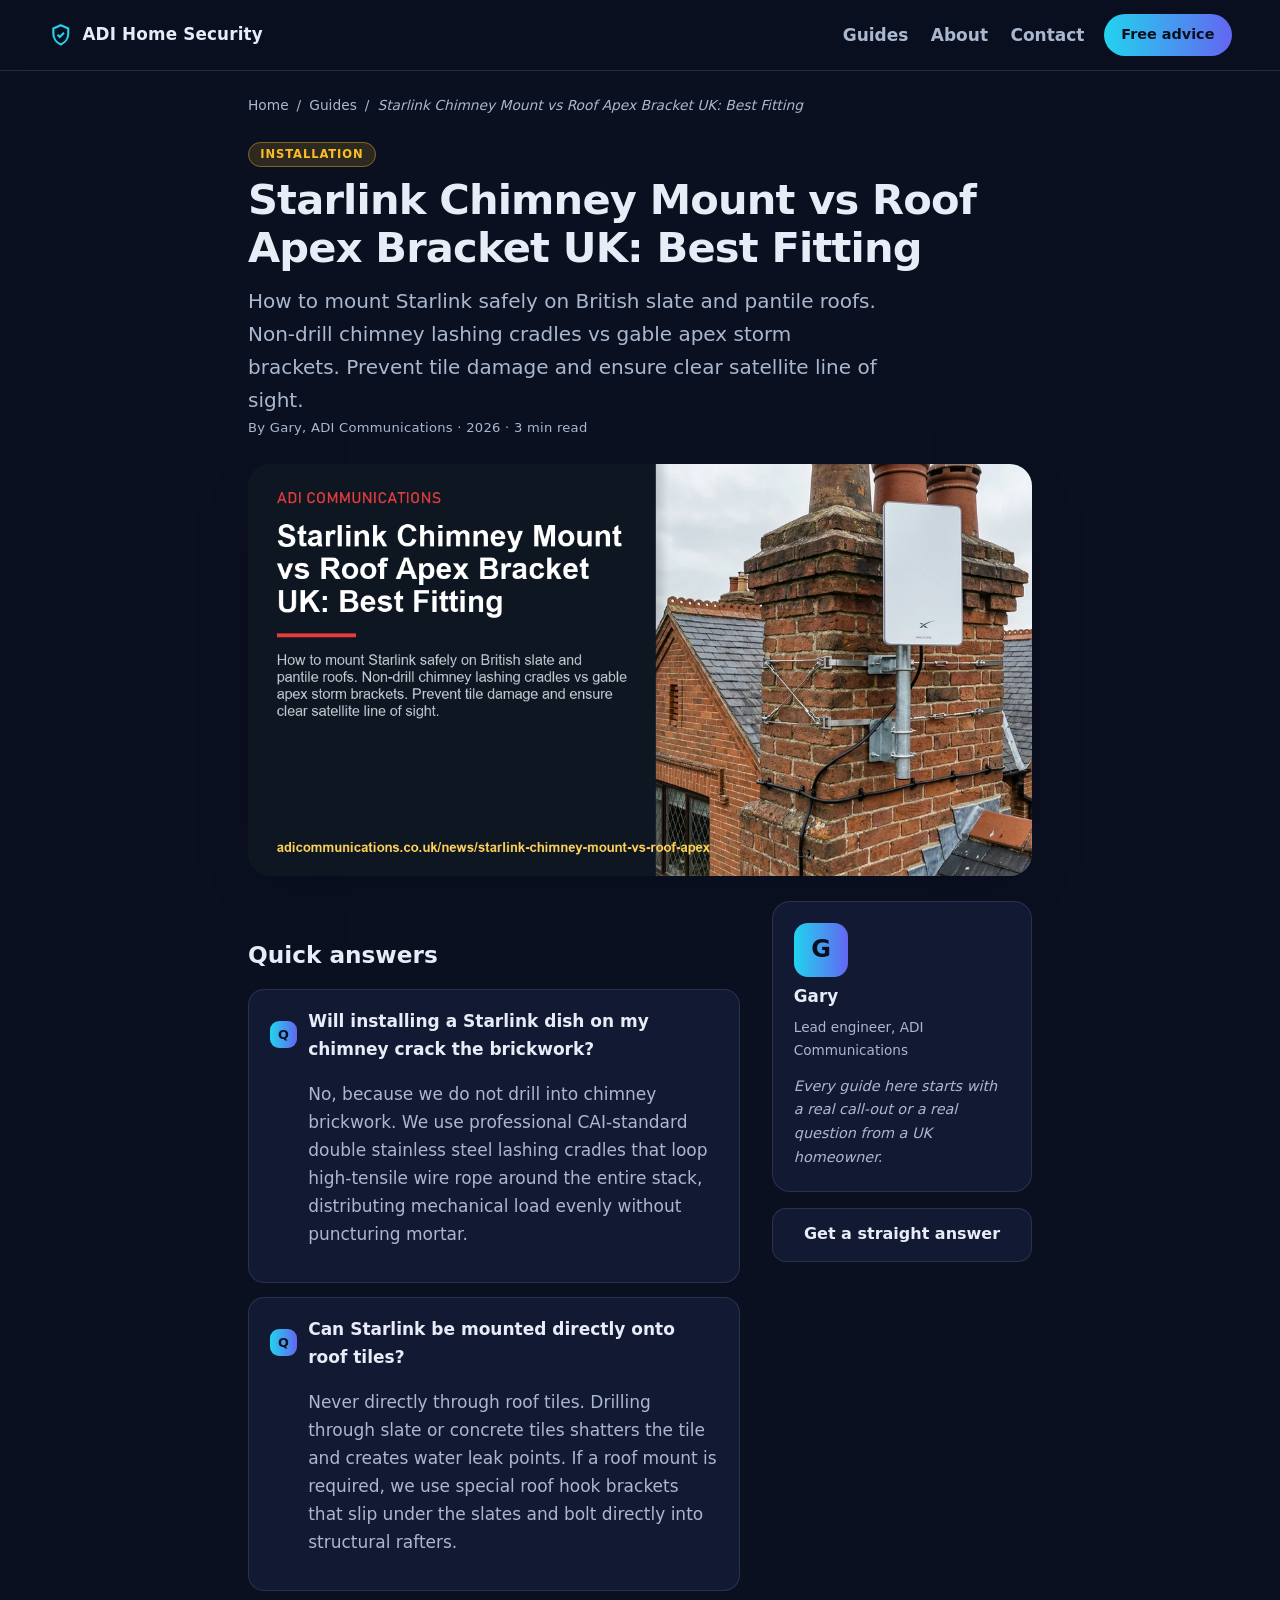
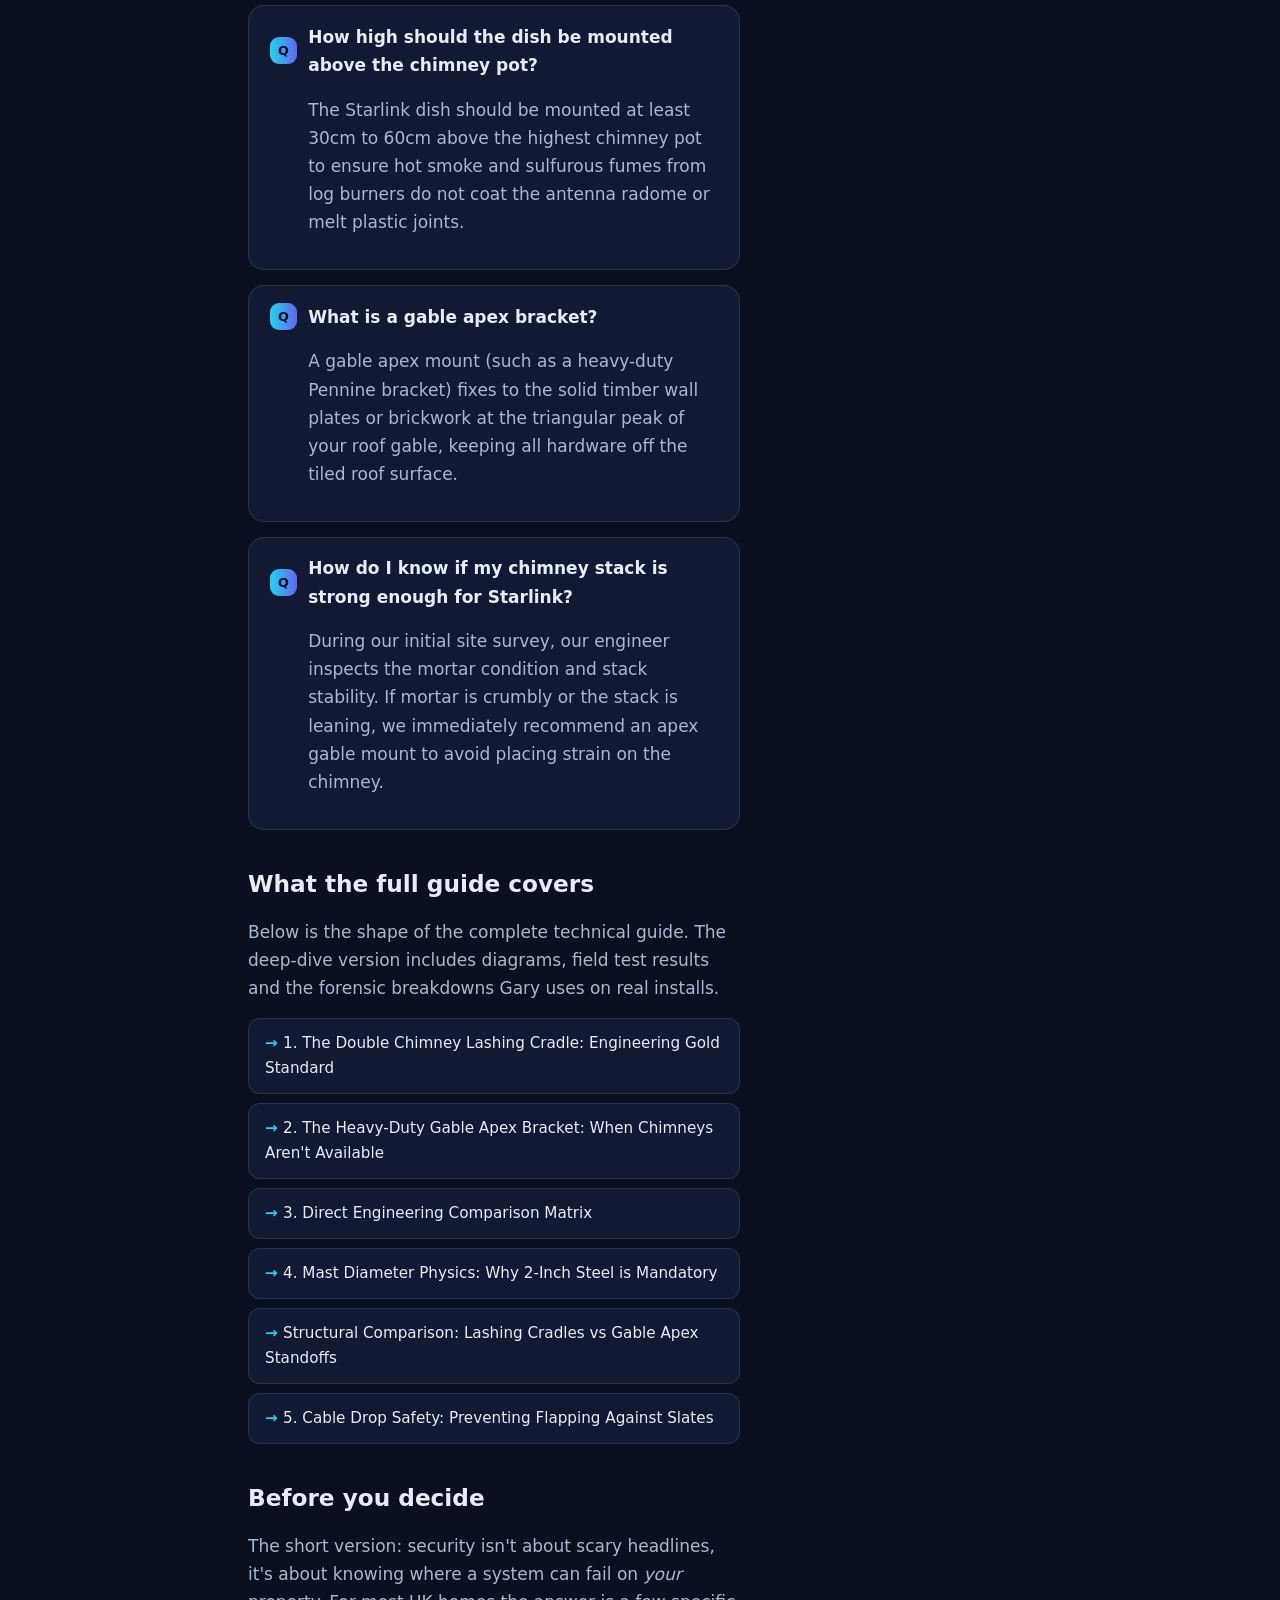
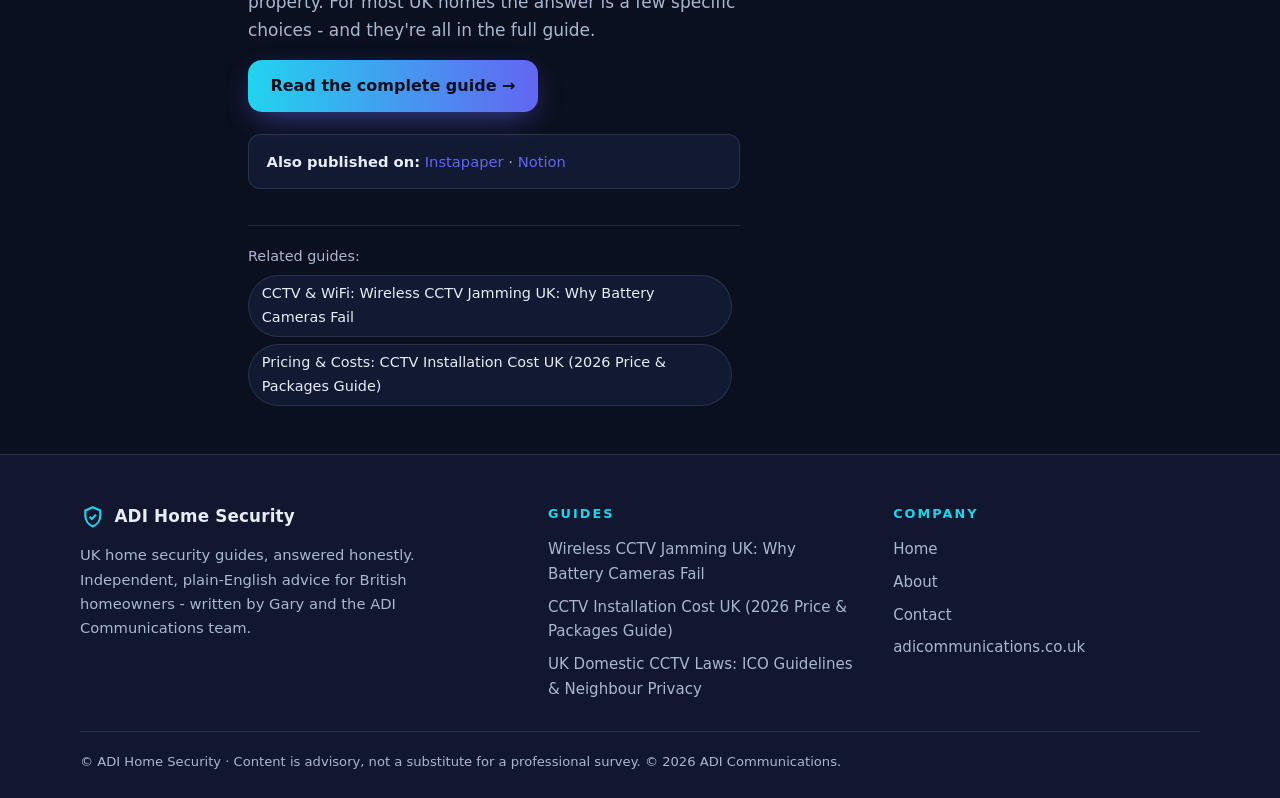
<file: news/starlink-chimney-mount-vs-roof-apex/index.html>
<!doctype html>
<html lang="en-GB">
<head>
<meta charset="utf-8">
<meta name="viewport" content="width=device-width,initial-scale=1">
<title>Starlink Chimney Mount vs Roof Apex Bracket UK: Best Fitting</title>
<meta name="description" content="How to mount Starlink safely on British slate and pantile roofs. Non-drill chimney lashing cradles vs gable apex storm brackets.">
<link rel="canonical" href="https://aiagent1510.github.io/home-security/news/starlink-chimney-mount-vs-roof-apex/">
<meta name="robots" content="index, follow, max-image-preview:large">
<meta name="theme-color" content="#0b1020">
<meta property="og:type" content="website">
<meta property="og:site_name" content="ADI Home Security">
<meta property="og:title" content="Starlink Chimney Mount vs Roof Apex Bracket UK: Best Fitting">
<meta property="og:description" content="How to mount Starlink safely on British slate and pantile roofs. Non-drill chimney lashing cradles vs gable apex storm brackets.">
<meta property="og:url" content="https://aiagent1510.github.io/home-security/news/starlink-chimney-mount-vs-roof-apex/">
<meta property="og:image" content="https://aiagent1510.github.io/home-security/assets/og-starlink-chimney-mount-vs-roof-apex.png">
<meta property="og:locale" content="en_GB">
<meta name="twitter:card" content="summary_large_image">
<meta name="twitter:title" content="Starlink Chimney Mount vs Roof Apex Bracket UK: Best Fitting">
<meta name="twitter:description" content="How to mount Starlink safely on British slate and pantile roofs. Non-drill chimney lashing cradles vs gable apex storm brackets.">
<meta name="twitter:image" content="https://aiagent1510.github.io/home-security/assets/og-starlink-chimney-mount-vs-roof-apex.png">
<link rel="icon" href="../../assets/favicon.svg" type="image/svg+xml">
<link rel="stylesheet" href="../../assets/style.css">
<link rel="alternate" type="application/rss+xml" title="ADI Home Security" href="https://aiagent1510.github.io/home-security/feed.xml">
<script type="application/ld+json">[{"@context":"https://schema.org","@type":"Article","headline":"Starlink Chimney Mount vs Roof Apex Bracket UK: Best Fitting","description":"How to mount Starlink safely on British slate and pantile roofs. Non-drill chimney lashing cradles vs gable apex storm brackets.","image":"https://aiagent1510.github.io/home-security/assets/og-starlink-chimney-mount-vs-roof-apex.png","author":{"@type":"Person","name":"Gary","url":"https://aiagent1510.github.io/home-security/about.html"},"publisher":{"@type":"Organization","name":"ADI Communications","url":"https://adicommunications.co.uk/"},"datePublished":"2026-10-01","dateModified":"2026-10-01","mainEntityOfPage":"https://aiagent1510.github.io/home-security/news/starlink-chimney-mount-vs-roof-apex/","sameAs":["https://www.instapaper.com/read/2048256988","https://www.notion.so/3f8c143c1cca818dbf96eb3862b5b015"],"inLanguage":"en-GB"},{"@context":"https://schema.org","@type":"FAQPage","mainEntity":[{"@type":"Question","name":"Will installing a Starlink dish on my chimney crack the brickwork?","acceptedAnswer":{"@type":"Answer","text":"No, because we do not drill into chimney brickwork. We use professional CAI-standard double stainless steel lashing cradles that loop high-tensile wire rope around the entire stack, distributing mechanical load evenly without puncturing mortar."}},{"@type":"Question","name":"Can Starlink be mounted directly onto roof tiles?","acceptedAnswer":{"@type":"Answer","text":"Never directly through roof tiles. Drilling through slate or concrete tiles shatters the tile and creates water leak points. If a roof mount is required, we use special roof hook brackets that slip under the slates and bolt directly into structural rafters."}},{"@type":"Question","name":"How high should the dish be mounted above the chimney pot?","acceptedAnswer":{"@type":"Answer","text":"The Starlink dish should be mounted at least 30cm to 60cm above the highest chimney pot to ensure hot smoke and sulfurous fumes from log burners do not coat the antenna radome or melt plastic joints."}},{"@type":"Question","name":"What is a gable apex bracket?","acceptedAnswer":{"@type":"Answer","text":"A gable apex mount (such as a heavy-duty Pennine bracket) fixes to the solid timber wall plates or brickwork at the triangular peak of your roof gable, keeping all hardware off the tiled roof surface."}},{"@type":"Question","name":"How do I know if my chimney stack is strong enough for Starlink?","acceptedAnswer":{"@type":"Answer","text":"During our initial site survey, our engineer inspects the mortar condition and stack stability. If mortar is crumbly or the stack is leaning, we immediately recommend an apex gable mount to avoid placing strain on the chimney."}}]},{"@context":"https://schema.org","@type":"BreadcrumbList","itemListElement":[{"@type":"ListItem","position":1,"name":"Home","item":"https://aiagent1510.github.io/home-security"},{"@type":"ListItem","position":2,"name":"Guides","item":"https://aiagent1510.github.io/home-security/#guides"},{"@type":"ListItem","position":3,"name":"Starlink Chimney Mount vs Roof Apex Bracket UK: Best Fitting","item":"https://aiagent1510.github.io/home-security/news/starlink-chimney-mount-vs-roof-apex/"}]}]</script>
</head>
<body>
<header class="sitehead">
  <a class="brand" href="../../index.html" aria-label="ADI Home Security home">
    <svg class="logo" viewBox="0 0 24 24" fill="none" stroke="currentColor" stroke-width="2" aria-hidden="true"><path d="M12 3l7 3v5c0 4.5-3 8.4-7 10-4-1.6-7-5.5-7-10V6l7-3z"/><path d="M9 12l2 2 4-4"/></svg>
    <span>ADI Home Security</span>
  </a>
  <nav class="nav" aria-label="Main">
    <a href="../../index.html" class="">Guides</a>
    <a href="../../about.html" class="">About</a>
    <a href="../../contact.html" class="">Contact</a>
  </nav>
  <a class="cta" href="../../contact.html">Free advice</a>
</header>

<main>
<nav class="crumbs"><a href="../../index.html">Home</a><span>/</span><a href="../../index.html#guides">Guides</a><span>/</span><em>Starlink Chimney Mount vs Roof Apex Bracket UK: Best Fitting</em></nav>
<article class="article">
  <header class="art-head">
    <span class="chip" style="--c:#fbbf24">Installation</span>
    <h1>Starlink Chimney Mount vs Roof Apex Bracket UK: Best Fitting</h1>
    <p class="lede">How to mount Starlink safely on British slate and pantile roofs. Non-drill chimney lashing cradles vs gable apex storm brackets. Prevent tile damage and ensure clear satellite line of sight.</p>
    <div class="meta">By Gary, ADI Communications · 2026 · 3 min read</div>
  </header>
  <img class="art-hero" src="../../assets/og-starlink-chimney-mount-vs-roof-apex.png" srcset="../../assets/og-starlink-chimney-mount-vs-roof-apex-640.jpg 640w, ../../assets/og-starlink-chimney-mount-vs-roof-apex.png 1200w" sizes="(max-width:880px) 100vw, 880px" alt="Starlink Chimney Mount vs Roof Apex Bracket UK: Best Fitting" fetchpriority="high" width="1200" height="630">
  <div class="art-grid">
    <div class="art-body">
      <h2>Quick answers</h2>
      <div class="faqlist"><details class="faq" open=open><summary>Will installing a Starlink dish on my chimney crack the brickwork?</summary><p>No, because we do not drill into chimney brickwork. We use professional CAI-standard double stainless steel lashing cradles that loop high-tensile wire rope around the entire stack, distributing mechanical load evenly without puncturing mortar.</p></details><details class="faq" open=><summary>Can Starlink be mounted directly onto roof tiles?</summary><p>Never directly through roof tiles. Drilling through slate or concrete tiles shatters the tile and creates water leak points. If a roof mount is required, we use special roof hook brackets that slip under the slates and bolt directly into structural rafters.</p></details><details class="faq" open=><summary>How high should the dish be mounted above the chimney pot?</summary><p>The Starlink dish should be mounted at least 30cm to 60cm above the highest chimney pot to ensure hot smoke and sulfurous fumes from log burners do not coat the antenna radome or melt plastic joints.</p></details><details class="faq" open=><summary>What is a gable apex bracket?</summary><p>A gable apex mount (such as a heavy-duty Pennine bracket) fixes to the solid timber wall plates or brickwork at the triangular peak of your roof gable, keeping all hardware off the tiled roof surface.</p></details><details class="faq" open=><summary>How do I know if my chimney stack is strong enough for Starlink?</summary><p>During our initial site survey, our engineer inspects the mortar condition and stack stability. If mortar is crumbly or the stack is leaning, we immediately recommend an apex gable mount to avoid placing strain on the chimney.</p></details></div>

      <h2>What the full guide covers</h2>
      <p>Below is the shape of the complete technical guide. The deep-dive version includes diagrams, field test results and the forensic breakdowns Gary uses on real installs.</p>
      <ul class="covers"><li>1. The Double Chimney Lashing Cradle: Engineering Gold Standard</li><li>2. The Heavy-Duty Gable Apex Bracket: When Chimneys Aren&#x27;t Available</li><li>3. Direct Engineering Comparison Matrix</li><li>4. Mast Diameter Physics: Why 2-Inch Steel is Mandatory</li><li>Structural Comparison: Lashing Cradles vs Gable Apex Standoffs</li><li>5. Cable Drop Safety: Preventing Flapping Against Slates</li></ul>

      <h2>Before you decide</h2>
      <p>The short version: security isn't about scary headlines, it's about knowing where a system can fail on <em>your</em> property. For most UK homes the answer is a few specific choices - and they're all in the full guide.</p>
      <a class="btn btn-primary" href="https://adicommunications.co.uk/news/starlink-chimney-mount-vs-roof-apex/">Read the complete guide →</a>

      <div class="elsewhere"><strong>Also published on:</strong> <a href="https://www.instapaper.com/read/2048256988" rel="me noopener" target="_blank">Instapaper</a> · <a href="https://www.notion.so/3f8c143c1cca818dbf96eb3862b5b015" rel="me noopener" target="_blank">Notion</a></div>

      <div class="related"><span>Related guides:</span><a class="chip-link" href="../why-battery-wireless-cctv-fails-uk/">CCTV &amp; WiFi: Wireless CCTV Jamming UK: Why Battery Cameras Fail</a><a class="chip-link" href="../cctv-installation-cost-guide-uk/">Pricing &amp; Costs: CCTV Installation Cost UK (2026 Price &amp; Packages Guide)</a></div>
    </div>
    <aside class="art-aside">
      <div class="aside-card">
        <div class="ac-avatar">G</div>
        <strong>Gary</strong>
        <span>Lead engineer, ADI Communications</span>
        <p>Every guide here starts with a real call-out or a real question from a UK homeowner.</p>
      </div>
      <a class="aside-cta btn btn-dark" href="../../contact.html">Get a straight answer</a>
    </aside>
  </div>
</article>
</main>
<footer class="sitefoot">
  <div class="foot-grid">
    <div class="foot-a">
      <a class="brand" href="../../index.html"><svg class="logo" viewBox="0 0 24 24" fill="none" stroke="currentColor" stroke-width="2" aria-hidden="true"><path d="M12 3l7 3v5c0 4.5-3 8.4-7 10-4-1.6-7-5.5-7-10V6l7-3z"/><path d="M9 12l2 2 4-4"/></svg><span>ADI Home Security</span></a>
      <p>UK home security guides, answered honestly. Independent, plain-English advice for British homeowners - written by Gary and the ADI Communications team.</p>
    </div>
    <div class="foot-b"><h3>Guides</h3>
      <a href="../../news/why-battery-wireless-cctv-fails-uk/">Wireless CCTV Jamming UK: Why Battery Cameras Fail</a><a href="../../news/cctv-installation-cost-guide-uk/">CCTV Installation Cost UK (2026 Price &amp; Packages Guide)</a><a href="../../news/cctv-laws-gdpr-neighbours-uk/">UK Domestic CCTV Laws: ICO Guidelines &amp; Neighbour Privacy</a>
    </div>
    <div class="foot-c"><h3>Company</h3>
      <a href="../../index.html">Home</a><a href="../../about.html">About</a><a href="../../contact.html">Contact</a>
      <a href="https://adicommunications.co.uk/">adicommunications.co.uk</a>
    </div>
  </div>
  <p class="legal">© ADI Home Security · Content is advisory, not a substitute for a professional survey. © 2026 ADI Communications.</p>
</footer>
</body>
</html>
</file>
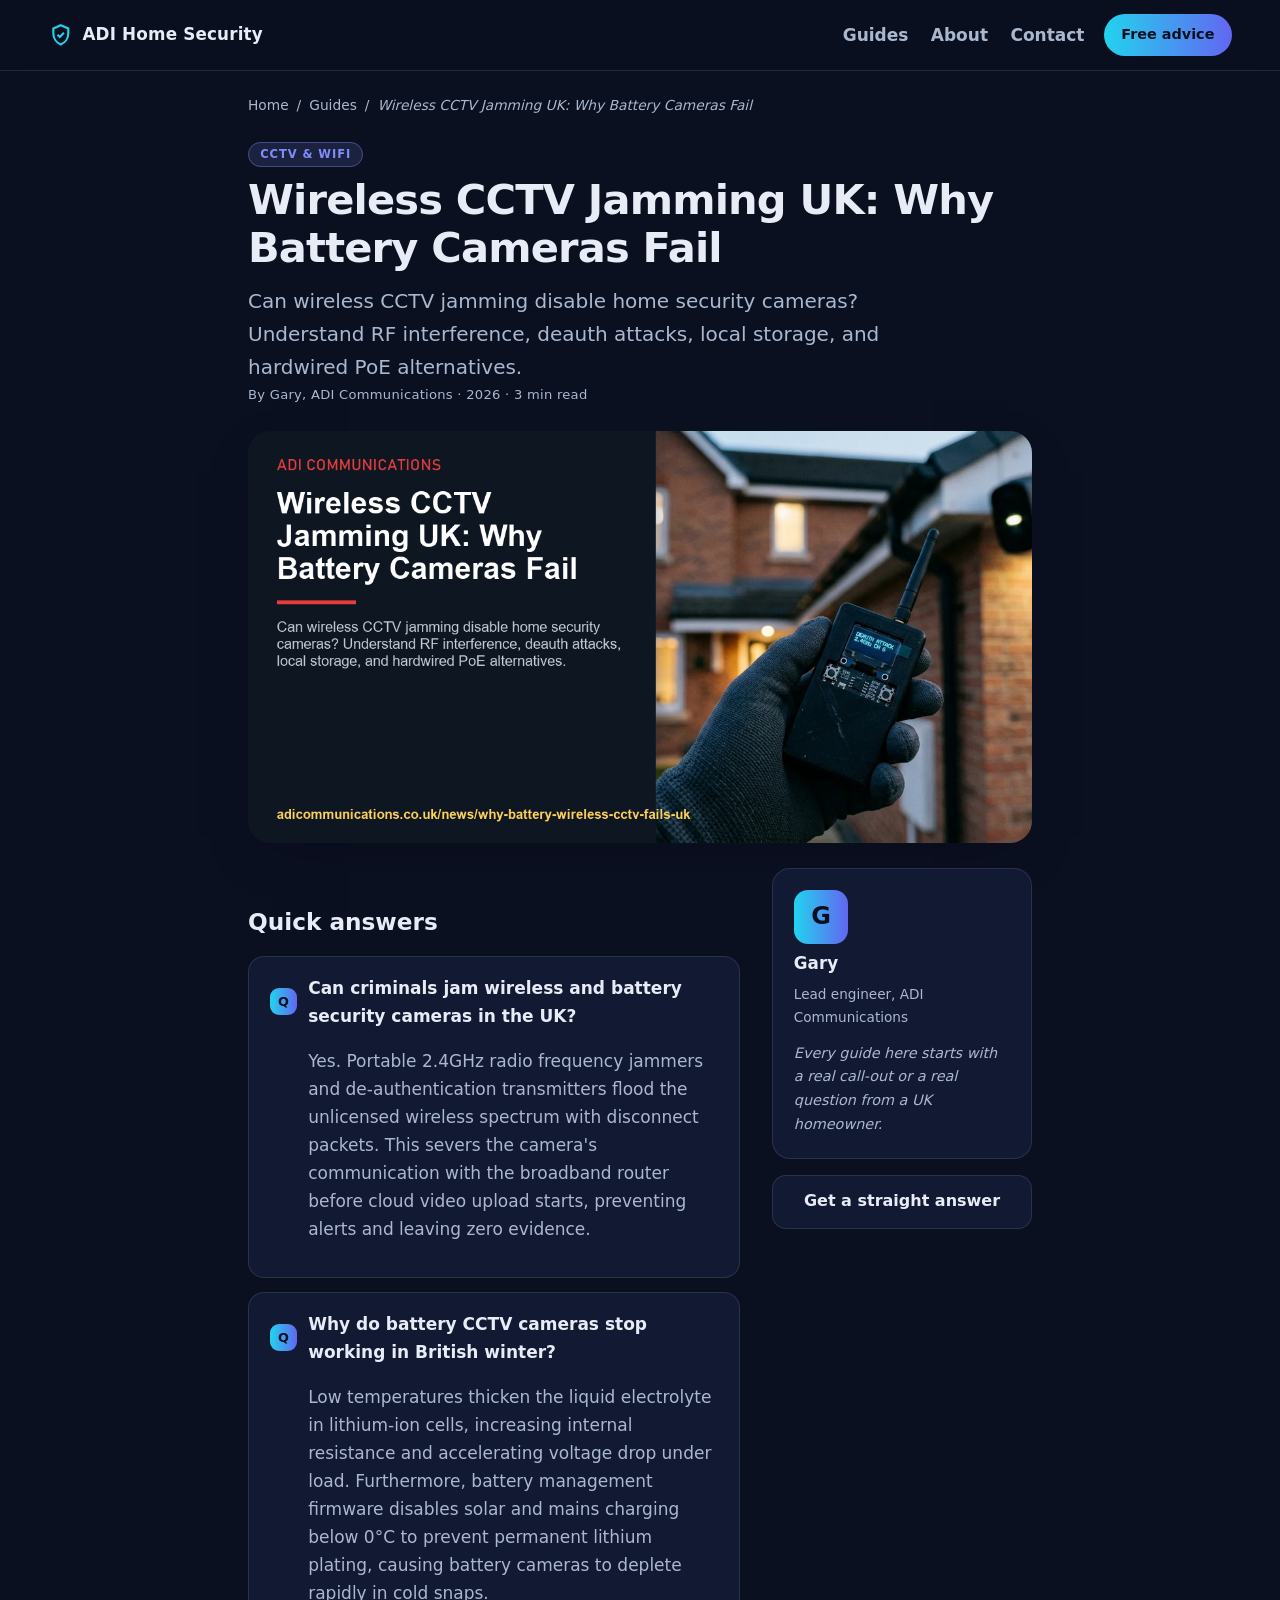
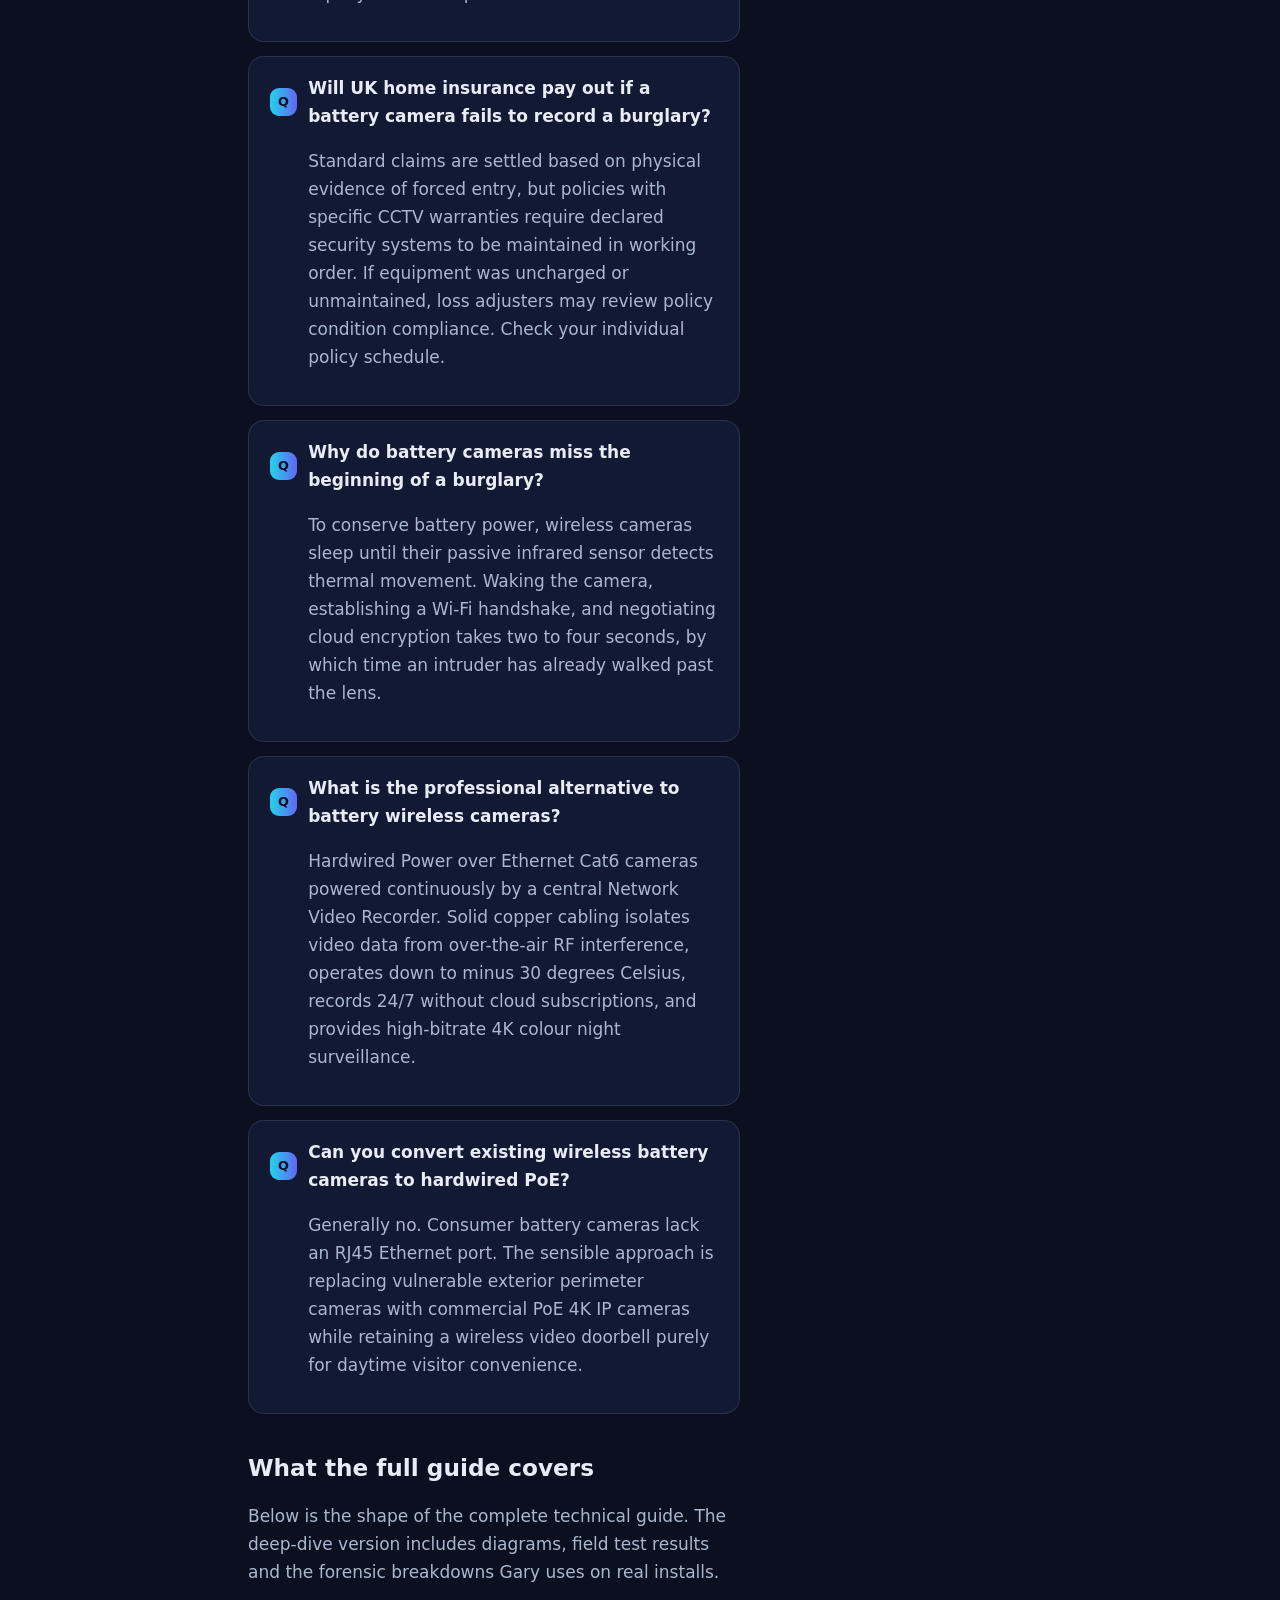
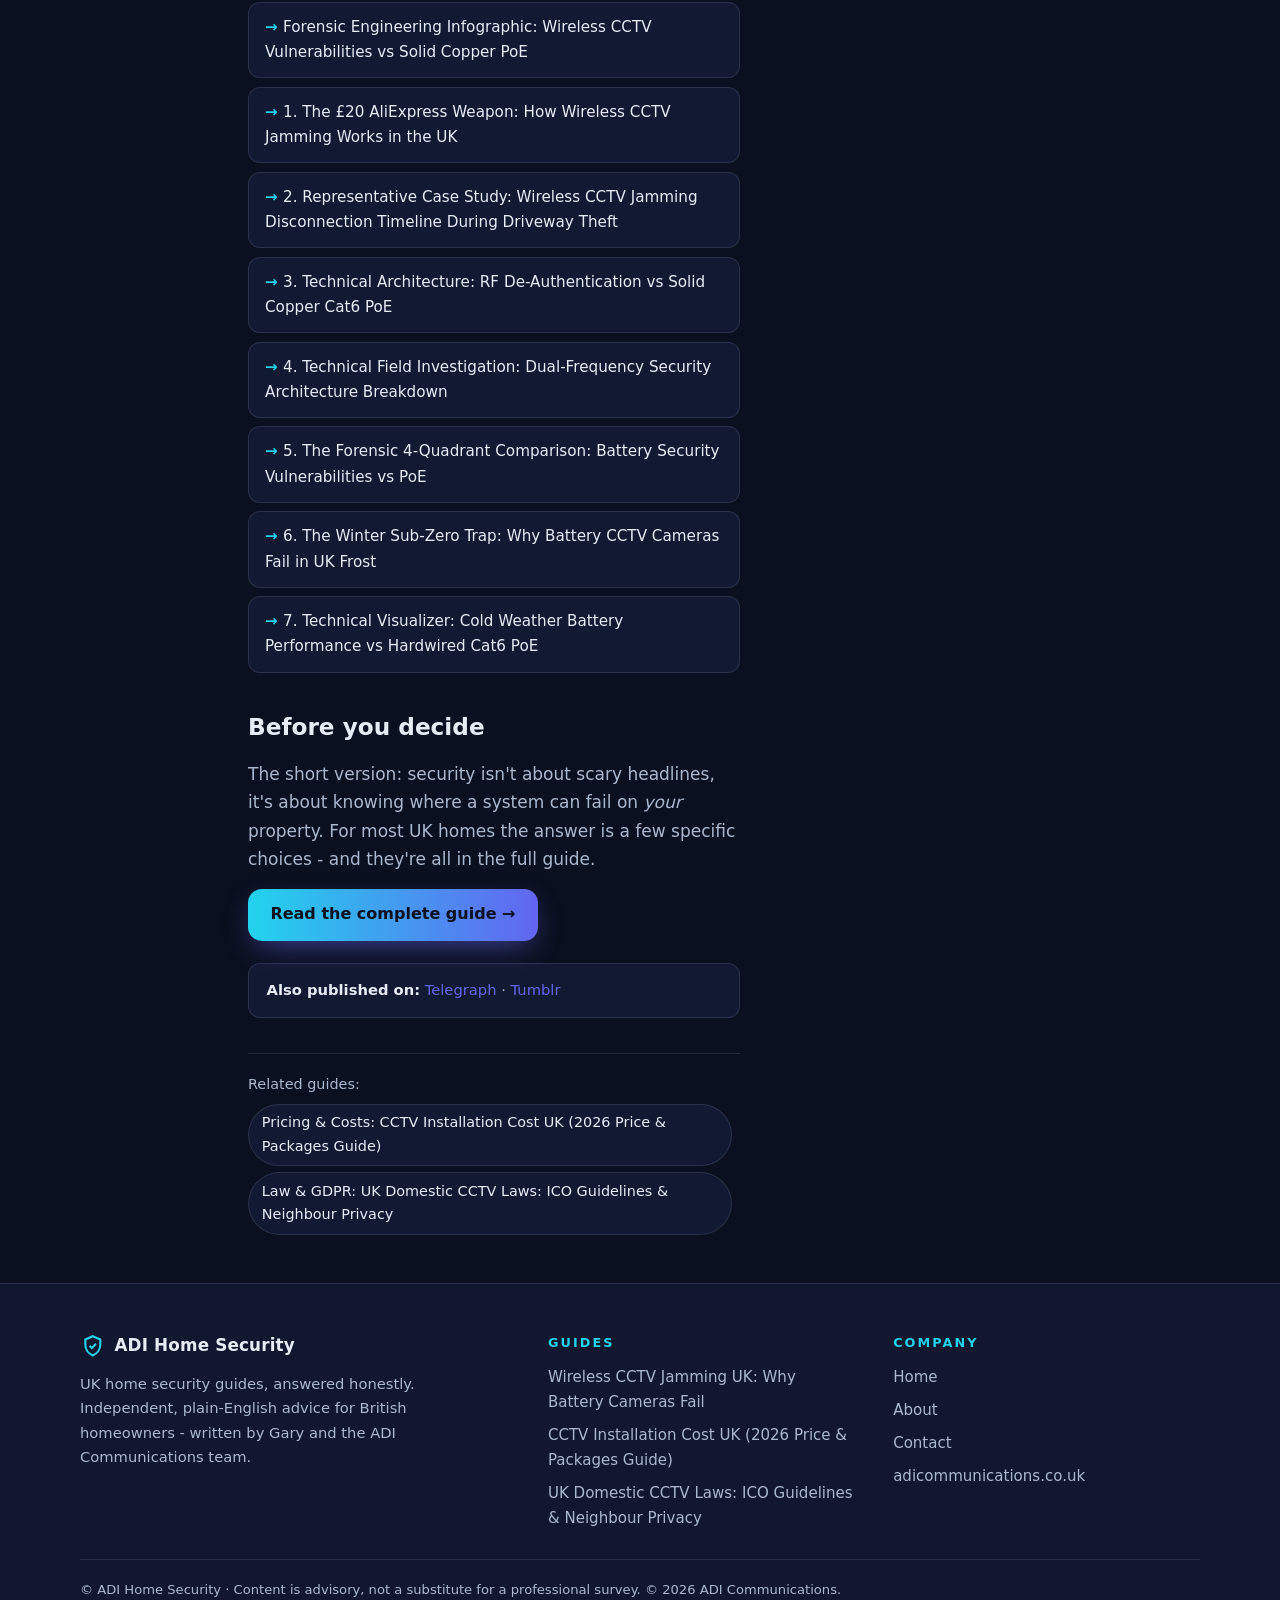
<file: news/why-battery-wireless-cctv-fails-uk/index.html>
<!doctype html>
<html lang="en-GB">
<head>
<meta charset="utf-8">
<meta name="viewport" content="width=device-width,initial-scale=1">
<title>Wireless CCTV Jamming UK: Why Battery Cameras Fail</title>
<meta name="description" content="Can wireless CCTV jamming disable home security cameras? Understand RF interference, deauth attacks, local storage, and hardwired PoE alternatives.">
<link rel="canonical" href="https://aiagent1510.github.io/home-security/news/why-battery-wireless-cctv-fails-uk/">
<meta name="robots" content="index, follow, max-image-preview:large">
<meta name="theme-color" content="#0b1020">
<meta property="og:type" content="website">
<meta property="og:site_name" content="ADI Home Security">
<meta property="og:title" content="Wireless CCTV Jamming UK: Why Battery Cameras Fail">
<meta property="og:description" content="Can wireless CCTV jamming disable home security cameras? Understand RF interference, deauth attacks, local storage, and hardwired PoE alternatives.">
<meta property="og:url" content="https://aiagent1510.github.io/home-security/news/why-battery-wireless-cctv-fails-uk/">
<meta property="og:image" content="https://aiagent1510.github.io/home-security/assets/og-why-battery-wireless-cctv-fails-uk.png">
<meta property="og:locale" content="en_GB">
<meta name="twitter:card" content="summary_large_image">
<meta name="twitter:title" content="Wireless CCTV Jamming UK: Why Battery Cameras Fail">
<meta name="twitter:description" content="Can wireless CCTV jamming disable home security cameras? Understand RF interference, deauth attacks, local storage, and hardwired PoE alternatives.">
<meta name="twitter:image" content="https://aiagent1510.github.io/home-security/assets/og-why-battery-wireless-cctv-fails-uk.png">
<link rel="icon" href="../../assets/favicon.svg" type="image/svg+xml">
<link rel="stylesheet" href="../../assets/style.css">
<link rel="alternate" type="application/rss+xml" title="ADI Home Security" href="https://aiagent1510.github.io/home-security/feed.xml">
<script type="application/ld+json">[{"@context":"https://schema.org","@type":"Article","headline":"Wireless CCTV Jamming UK: Why Battery Cameras Fail","description":"Can wireless CCTV jamming disable home security cameras? Understand RF interference, deauth attacks, local storage, and hardwired PoE alternatives.","image":"https://aiagent1510.github.io/home-security/assets/og-why-battery-wireless-cctv-fails-uk.png","author":{"@type":"Person","name":"Gary","url":"https://aiagent1510.github.io/home-security/about.html"},"publisher":{"@type":"Organization","name":"ADI Communications","url":"https://adicommunications.co.uk/"},"datePublished":"2026-10-01","dateModified":"2026-10-01","mainEntityOfPage":"https://aiagent1510.github.io/home-security/news/why-battery-wireless-cctv-fails-uk/","sameAs":["https://telegra.ph/Wireless-CCTV-Jamming-UK-Why-Battery-Cameras-Fail--ADI-10-10","https://cctvinstaller.tumblr.com/post/829918673117609984/why-battery-wireless-cctv-fails-uk"],"inLanguage":"en-GB"},{"@context":"https://schema.org","@type":"FAQPage","mainEntity":[{"@type":"Question","name":"Can criminals jam wireless and battery security cameras in the UK?","acceptedAnswer":{"@type":"Answer","text":"Yes. Portable 2.4GHz radio frequency jammers and de-authentication transmitters flood the unlicensed wireless spectrum with disconnect packets. This severs the camera's communication with the broadband router before cloud video upload starts, preventing alerts and leaving zero evidence."}},{"@type":"Question","name":"Why do battery CCTV cameras stop working in British winter?","acceptedAnswer":{"@type":"Answer","text":"Low temperatures thicken the liquid electrolyte in lithium-ion cells, increasing internal resistance and accelerating voltage drop under load. Furthermore, battery management firmware disables solar and mains charging below 0°C to prevent permanent lithium plating, causing battery cameras to deplete rapidly in cold snaps."}},{"@type":"Question","name":"Will UK home insurance pay out if a battery camera fails to record a burglary?","acceptedAnswer":{"@type":"Answer","text":"Standard claims are settled based on physical evidence of forced entry, but policies with specific CCTV warranties require declared security systems to be maintained in working order. If equipment was uncharged or unmaintained, loss adjusters may review policy condition compliance. Check your individual policy schedule."}},{"@type":"Question","name":"Why do battery cameras miss the beginning of a burglary?","acceptedAnswer":{"@type":"Answer","text":"To conserve battery power, wireless cameras sleep until their passive infrared sensor detects thermal movement. Waking the camera, establishing a Wi-Fi handshake, and negotiating cloud encryption takes two to four seconds, by which time an intruder has already walked past the lens."}},{"@type":"Question","name":"What is the professional alternative to battery wireless cameras?","acceptedAnswer":{"@type":"Answer","text":"Hardwired Power over Ethernet Cat6 cameras powered continuously by a central Network Video Recorder. Solid copper cabling isolates video data from over-the-air RF interference, operates down to minus 30 degrees Celsius, records 24/7 without cloud subscriptions, and provides high-bitrate 4K colour night surveillance."}},{"@type":"Question","name":"Can you convert existing wireless battery cameras to hardwired PoE?","acceptedAnswer":{"@type":"Answer","text":"Generally no. Consumer battery cameras lack an RJ45 Ethernet port. The sensible approach is replacing vulnerable exterior perimeter cameras with commercial PoE 4K IP cameras while retaining a wireless video doorbell purely for daytime visitor convenience."}}]},{"@context":"https://schema.org","@type":"BreadcrumbList","itemListElement":[{"@type":"ListItem","position":1,"name":"Home","item":"https://aiagent1510.github.io/home-security"},{"@type":"ListItem","position":2,"name":"Guides","item":"https://aiagent1510.github.io/home-security/#guides"},{"@type":"ListItem","position":3,"name":"Wireless CCTV Jamming UK: Why Battery Cameras Fail","item":"https://aiagent1510.github.io/home-security/news/why-battery-wireless-cctv-fails-uk/"}]}]</script>
</head>
<body>
<header class="sitehead">
  <a class="brand" href="../../index.html" aria-label="ADI Home Security home">
    <svg class="logo" viewBox="0 0 24 24" fill="none" stroke="currentColor" stroke-width="2" aria-hidden="true"><path d="M12 3l7 3v5c0 4.5-3 8.4-7 10-4-1.6-7-5.5-7-10V6l7-3z"/><path d="M9 12l2 2 4-4"/></svg>
    <span>ADI Home Security</span>
  </a>
  <nav class="nav" aria-label="Main">
    <a href="../../index.html" class="">Guides</a>
    <a href="../../about.html" class="">About</a>
    <a href="../../contact.html" class="">Contact</a>
  </nav>
  <a class="cta" href="../../contact.html">Free advice</a>
</header>

<main>
<nav class="crumbs"><a href="../../index.html">Home</a><span>/</span><a href="../../index.html#guides">Guides</a><span>/</span><em>Wireless CCTV Jamming UK: Why Battery Cameras Fail</em></nav>
<article class="article">
  <header class="art-head">
    <span class="chip" style="--c:#818cf8">CCTV &amp; WiFi</span>
    <h1>Wireless CCTV Jamming UK: Why Battery Cameras Fail</h1>
    <p class="lede">Can wireless CCTV jamming disable home security cameras? Understand RF interference, deauth attacks, local storage, and hardwired PoE alternatives.</p>
    <div class="meta">By Gary, ADI Communications · 2026 · 3 min read</div>
  </header>
  <img class="art-hero" src="../../assets/og-why-battery-wireless-cctv-fails-uk.png" srcset="../../assets/og-why-battery-wireless-cctv-fails-uk-640.jpg 640w, ../../assets/og-why-battery-wireless-cctv-fails-uk.png 1200w" sizes="(max-width:880px) 100vw, 880px" alt="Wireless CCTV Jamming UK: Why Battery Cameras Fail" fetchpriority="high" width="1200" height="630">
  <div class="art-grid">
    <div class="art-body">
      <h2>Quick answers</h2>
      <div class="faqlist"><details class="faq" open=open><summary>Can criminals jam wireless and battery security cameras in the UK?</summary><p>Yes. Portable 2.4GHz radio frequency jammers and de-authentication transmitters flood the unlicensed wireless spectrum with disconnect packets. This severs the camera&#x27;s communication with the broadband router before cloud video upload starts, preventing alerts and leaving zero evidence.</p></details><details class="faq" open=><summary>Why do battery CCTV cameras stop working in British winter?</summary><p>Low temperatures thicken the liquid electrolyte in lithium-ion cells, increasing internal resistance and accelerating voltage drop under load. Furthermore, battery management firmware disables solar and mains charging below 0°C to prevent permanent lithium plating, causing battery cameras to deplete rapidly in cold snaps.</p></details><details class="faq" open=><summary>Will UK home insurance pay out if a battery camera fails to record a burglary?</summary><p>Standard claims are settled based on physical evidence of forced entry, but policies with specific CCTV warranties require declared security systems to be maintained in working order. If equipment was uncharged or unmaintained, loss adjusters may review policy condition compliance. Check your individual policy schedule.</p></details><details class="faq" open=><summary>Why do battery cameras miss the beginning of a burglary?</summary><p>To conserve battery power, wireless cameras sleep until their passive infrared sensor detects thermal movement. Waking the camera, establishing a Wi-Fi handshake, and negotiating cloud encryption takes two to four seconds, by which time an intruder has already walked past the lens.</p></details><details class="faq" open=><summary>What is the professional alternative to battery wireless cameras?</summary><p>Hardwired Power over Ethernet Cat6 cameras powered continuously by a central Network Video Recorder. Solid copper cabling isolates video data from over-the-air RF interference, operates down to minus 30 degrees Celsius, records 24/7 without cloud subscriptions, and provides high-bitrate 4K colour night surveillance.</p></details><details class="faq" open=><summary>Can you convert existing wireless battery cameras to hardwired PoE?</summary><p>Generally no. Consumer battery cameras lack an RJ45 Ethernet port. The sensible approach is replacing vulnerable exterior perimeter cameras with commercial PoE 4K IP cameras while retaining a wireless video doorbell purely for daytime visitor convenience.</p></details></div>

      <h2>What the full guide covers</h2>
      <p>Below is the shape of the complete technical guide. The deep-dive version includes diagrams, field test results and the forensic breakdowns Gary uses on real installs.</p>
      <ul class="covers"><li>Forensic Engineering Infographic: Wireless CCTV Vulnerabilities vs Solid Copper PoE</li><li>1. The £20 AliExpress Weapon: How Wireless CCTV Jamming Works in the UK</li><li>2. Representative Case Study: Wireless CCTV Jamming Disconnection Timeline During Driveway Theft</li><li>3. Technical Architecture: RF De-Authentication vs Solid Copper Cat6 PoE</li><li>4. Technical Field Investigation: Dual-Frequency Security Architecture Breakdown</li><li>5. The Forensic 4-Quadrant Comparison: Battery Security Vulnerabilities vs PoE</li><li>6. The Winter Sub-Zero Trap: Why Battery CCTV Cameras Fail in UK Frost</li><li>7. Technical Visualizer: Cold Weather Battery Performance vs Hardwired Cat6 PoE</li></ul>

      <h2>Before you decide</h2>
      <p>The short version: security isn't about scary headlines, it's about knowing where a system can fail on <em>your</em> property. For most UK homes the answer is a few specific choices - and they're all in the full guide.</p>
      <a class="btn btn-primary" href="https://adicommunications.co.uk/news/why-battery-wireless-cctv-fails-uk/">Read the complete guide →</a>

      <div class="elsewhere"><strong>Also published on:</strong> <a href="https://telegra.ph/Wireless-CCTV-Jamming-UK-Why-Battery-Cameras-Fail--ADI-10-10" rel="me noopener" target="_blank">Telegraph</a> · <a href="https://cctvinstaller.tumblr.com/post/829918673117609984/why-battery-wireless-cctv-fails-uk" rel="me noopener" target="_blank">Tumblr</a></div>

      <div class="related"><span>Related guides:</span><a class="chip-link" href="../cctv-installation-cost-guide-uk/">Pricing &amp; Costs: CCTV Installation Cost UK (2026 Price &amp; Packages Guide)</a><a class="chip-link" href="../cctv-laws-gdpr-neighbours-uk/">Law &amp; GDPR: UK Domestic CCTV Laws: ICO Guidelines &amp; Neighbour Privacy</a></div>
    </div>
    <aside class="art-aside">
      <div class="aside-card">
        <div class="ac-avatar">G</div>
        <strong>Gary</strong>
        <span>Lead engineer, ADI Communications</span>
        <p>Every guide here starts with a real call-out or a real question from a UK homeowner.</p>
      </div>
      <a class="aside-cta btn btn-dark" href="../../contact.html">Get a straight answer</a>
    </aside>
  </div>
</article>
</main>
<footer class="sitefoot">
  <div class="foot-grid">
    <div class="foot-a">
      <a class="brand" href="../../index.html"><svg class="logo" viewBox="0 0 24 24" fill="none" stroke="currentColor" stroke-width="2" aria-hidden="true"><path d="M12 3l7 3v5c0 4.5-3 8.4-7 10-4-1.6-7-5.5-7-10V6l7-3z"/><path d="M9 12l2 2 4-4"/></svg><span>ADI Home Security</span></a>
      <p>UK home security guides, answered honestly. Independent, plain-English advice for British homeowners - written by Gary and the ADI Communications team.</p>
    </div>
    <div class="foot-b"><h3>Guides</h3>
      <a href="../../news/why-battery-wireless-cctv-fails-uk/">Wireless CCTV Jamming UK: Why Battery Cameras Fail</a><a href="../../news/cctv-installation-cost-guide-uk/">CCTV Installation Cost UK (2026 Price &amp; Packages Guide)</a><a href="../../news/cctv-laws-gdpr-neighbours-uk/">UK Domestic CCTV Laws: ICO Guidelines &amp; Neighbour Privacy</a>
    </div>
    <div class="foot-c"><h3>Company</h3>
      <a href="../../index.html">Home</a><a href="../../about.html">About</a><a href="../../contact.html">Contact</a>
      <a href="https://adicommunications.co.uk/">adicommunications.co.uk</a>
    </div>
  </div>
  <p class="legal">© ADI Home Security · Content is advisory, not a substitute for a professional survey. © 2026 ADI Communications.</p>
</footer>
</body>
</html>
</file>
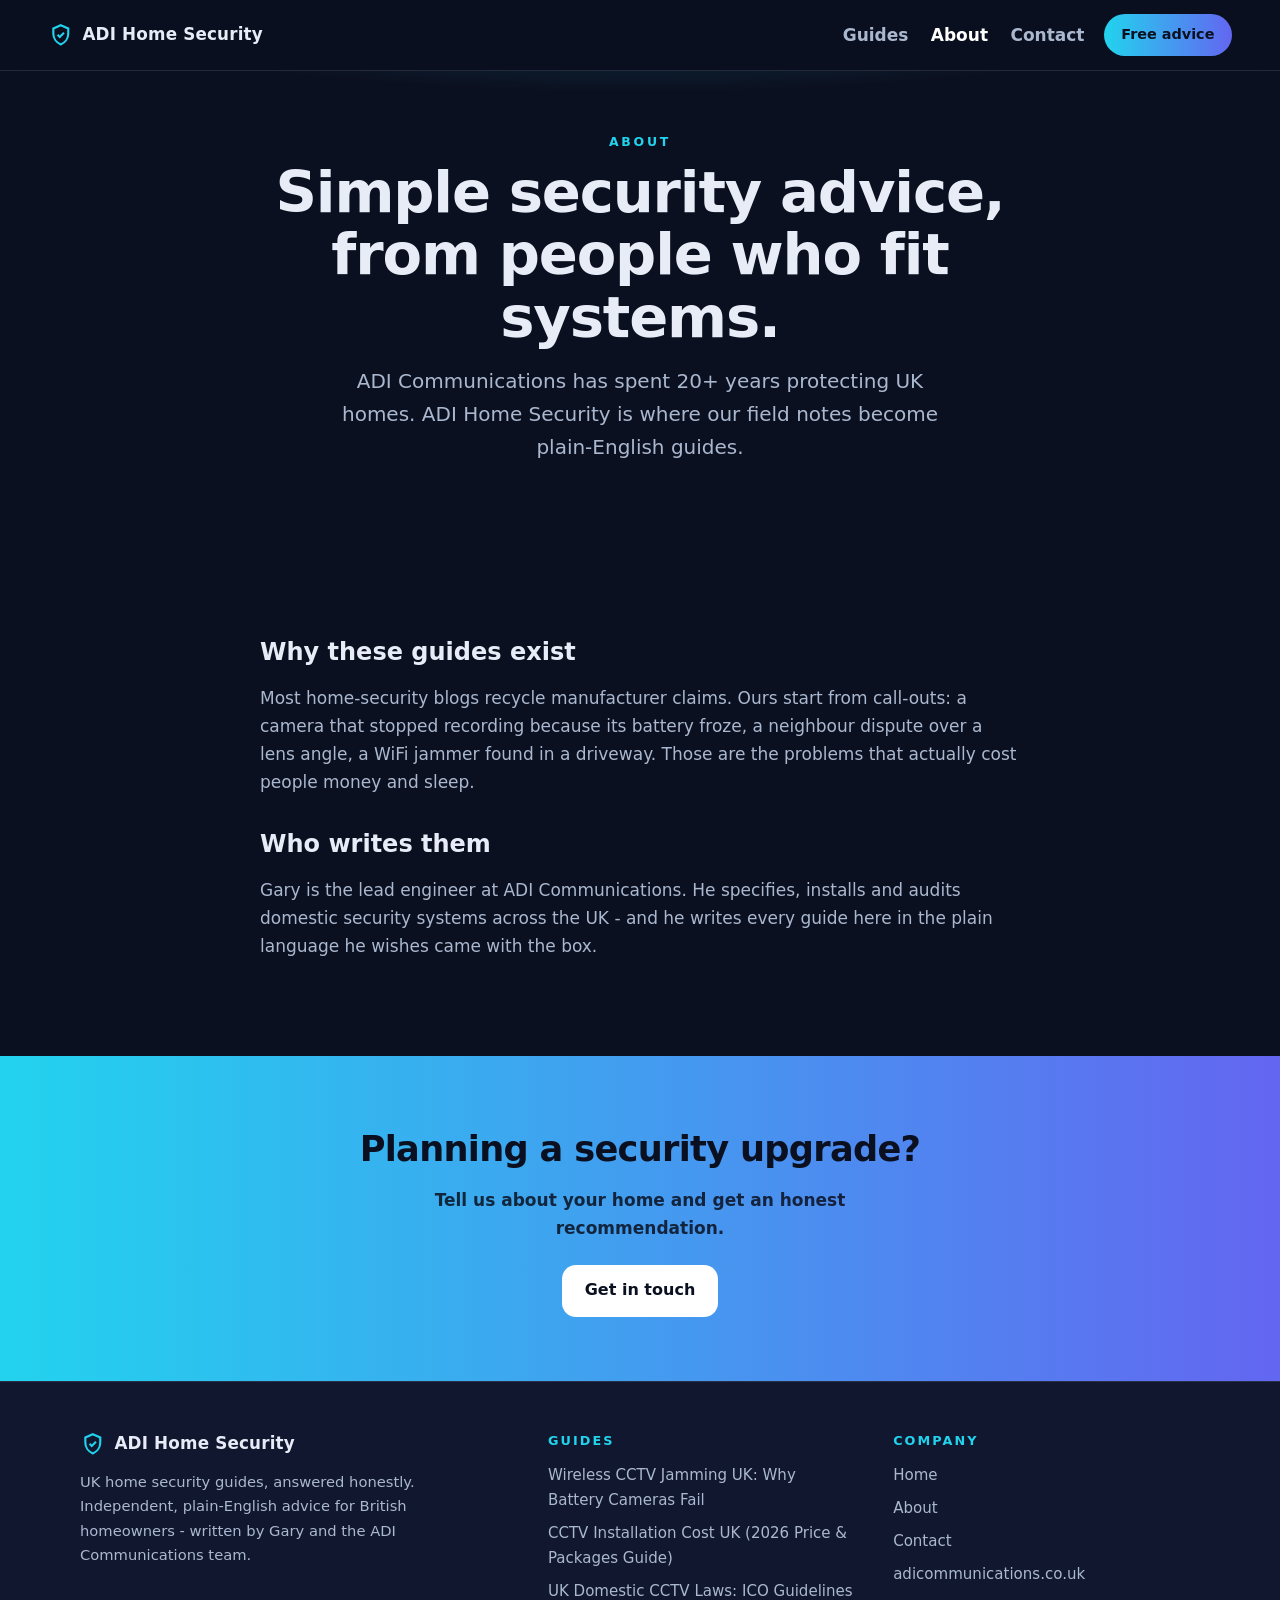
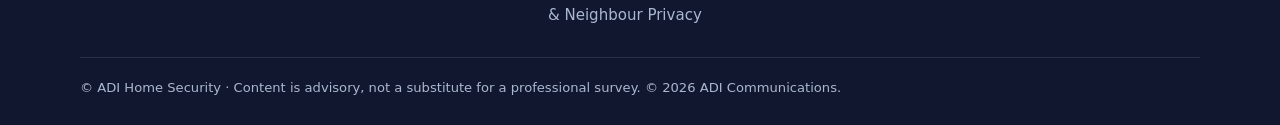
<file: about.html>
<!doctype html>
<html lang="en-GB">
<head>
<meta charset="utf-8">
<meta name="viewport" content="width=device-width,initial-scale=1">
<title>About | ADI Home Security</title>
<meta name="description" content="About ADI Home Security - plain-English UK home security guides written by Gary, lead engineer at ADI Communications.">
<link rel="canonical" href="https://aiagent1510.github.io/home-security/about.html">
<meta name="robots" content="index, follow, max-image-preview:large">
<meta name="theme-color" content="#0b1020">
<meta property="og:type" content="website">
<meta property="og:site_name" content="ADI Home Security">
<meta property="og:title" content="About | ADI Home Security">
<meta property="og:description" content="About ADI Home Security - plain-English UK home security guides written by Gary, lead engineer at ADI Communications.">
<meta property="og:url" content="https://aiagent1510.github.io/home-security/about.html">
<meta property="og:image" content="https://aiagent1510.github.io/home-security/assets/og-about.png">
<meta property="og:locale" content="en_GB">
<meta name="twitter:card" content="summary_large_image">
<meta name="twitter:title" content="About | ADI Home Security">
<meta name="twitter:description" content="About ADI Home Security - plain-English UK home security guides written by Gary, lead engineer at ADI Communications.">
<meta name="twitter:image" content="https://aiagent1510.github.io/home-security/assets/og-about.png">
<link rel="icon" href="assets/favicon.svg" type="image/svg+xml">
<link rel="stylesheet" href="assets/style.css">
<link rel="alternate" type="application/rss+xml" title="ADI Home Security" href="https://aiagent1510.github.io/home-security/feed.xml">
<script type="application/ld+json">[{"@context":"https://schema.org","@type":"WebSite","name":"ADI Home Security","url":"https://aiagent1510.github.io/home-security","inLanguage":"en-GB","publisher":{"@type":"Organization","name":"ADI Communications","url":"https://adicommunications.co.uk/"}},{"@context":"https://schema.org","@type":"Organization","name":"ADI Communications","url":"https://adicommunications.co.uk/","logo":{"@type":"ImageObject","url":"https://aiagent1510.github.io/home-security/assets/favicon.svg"},"sameAs":["https://adicommunications.co.uk/","https://cctvinstaller.tumblr.com/"]}]</script>
</head>
<body>
<header class="sitehead">
  <a class="brand" href="index.html" aria-label="ADI Home Security home">
    <svg class="logo" viewBox="0 0 24 24" fill="none" stroke="currentColor" stroke-width="2" aria-hidden="true"><path d="M12 3l7 3v5c0 4.5-3 8.4-7 10-4-1.6-7-5.5-7-10V6l7-3z"/><path d="M9 12l2 2 4-4"/></svg>
    <span>ADI Home Security</span>
  </a>
  <nav class="nav" aria-label="Main">
    <a href="index.html" class="">Guides</a>
    <a href="about.html" class="on">About</a>
    <a href="contact.html" class="">Contact</a>
  </nav>
  <a class="cta" href="contact.html">Free advice</a>
</header>

<main>
<section class="hero small">
  <div class="glow" aria-hidden="true"></div>
  <div class="hero-in">
    <p class="eyebrow">About</p>
    <h1>Simple security advice, from people who fit systems.</h1>
    <p class="lede">ADI Communications has spent 20+ years protecting UK homes. ADI Home Security is where our field notes become plain-English guides.</p>
  </div>
</section>
<section class="band"><div class="wrap prose">
  <h2>Why these guides exist</h2>
  <p>Most home-security blogs recycle manufacturer claims. Ours start from call-outs: a camera that stopped recording because its battery froze, a neighbour dispute over a lens angle, a WiFi jammer found in a driveway. Those are the problems that actually cost people money and sleep.</p>
  <h2>Who writes them</h2>
  <p>Gary is the lead engineer at ADI Communications. He specifies, installs and audits domestic security systems across the UK - and he writes every guide here in the plain language he wishes came with the box.</p>
</div></section>
<section class="cta-band"><div class="wrap cta-in">
  <h2>Planning a security upgrade?</h2>
  <p>Tell us about your home and get an honest recommendation.</p>
  <a class="btn btn-light" href="contact.html">Get in touch</a>
</div></section>
</main>
<footer class="sitefoot">
  <div class="foot-grid">
    <div class="foot-a">
      <a class="brand" href="index.html"><svg class="logo" viewBox="0 0 24 24" fill="none" stroke="currentColor" stroke-width="2" aria-hidden="true"><path d="M12 3l7 3v5c0 4.5-3 8.4-7 10-4-1.6-7-5.5-7-10V6l7-3z"/><path d="M9 12l2 2 4-4"/></svg><span>ADI Home Security</span></a>
      <p>UK home security guides, answered honestly. Independent, plain-English advice for British homeowners - written by Gary and the ADI Communications team.</p>
    </div>
    <div class="foot-b"><h3>Guides</h3>
      <a href="news/why-battery-wireless-cctv-fails-uk/">Wireless CCTV Jamming UK: Why Battery Cameras Fail</a><a href="news/cctv-installation-cost-guide-uk/">CCTV Installation Cost UK (2026 Price &amp; Packages Guide)</a><a href="news/cctv-laws-gdpr-neighbours-uk/">UK Domestic CCTV Laws: ICO Guidelines &amp; Neighbour Privacy</a>
    </div>
    <div class="foot-c"><h3>Company</h3>
      <a href="index.html">Home</a><a href="about.html">About</a><a href="contact.html">Contact</a>
      <a href="https://adicommunications.co.uk/">adicommunications.co.uk</a>
    </div>
  </div>
  <p class="legal">© ADI Home Security · Content is advisory, not a substitute for a professional survey. © 2026 ADI Communications.</p>
</footer>
</body>
</html>
</file>
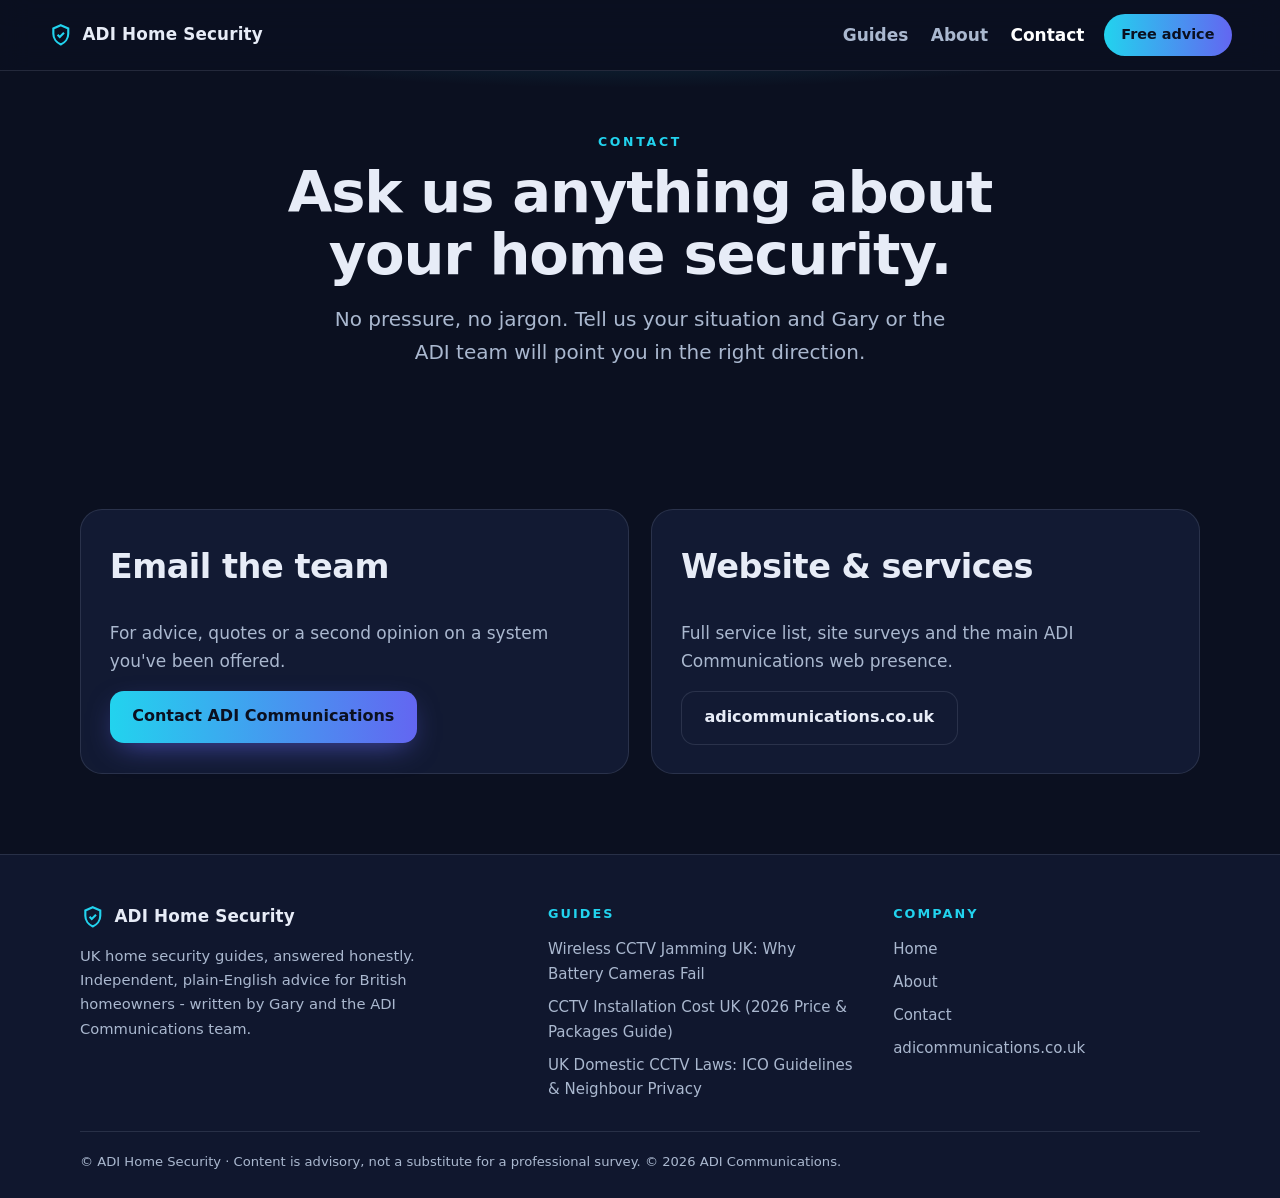
<file: contact.html>
<!doctype html>
<html lang="en-GB">
<head>
<meta charset="utf-8">
<meta name="viewport" content="width=device-width,initial-scale=1">
<title>Contact | ADI Home Security</title>
<meta name="description" content="Contact ADI Home Security for plain-English advice on UK home security, CCTV and installation.">
<link rel="canonical" href="https://aiagent1510.github.io/home-security/contact.html">
<meta name="robots" content="index, follow, max-image-preview:large">
<meta name="theme-color" content="#0b1020">
<meta property="og:type" content="website">
<meta property="og:site_name" content="ADI Home Security">
<meta property="og:title" content="Contact | ADI Home Security">
<meta property="og:description" content="Contact ADI Home Security for plain-English advice on UK home security, CCTV and installation.">
<meta property="og:url" content="https://aiagent1510.github.io/home-security/contact.html">
<meta property="og:image" content="https://aiagent1510.github.io/home-security/assets/og-contact.png">
<meta property="og:locale" content="en_GB">
<meta name="twitter:card" content="summary_large_image">
<meta name="twitter:title" content="Contact | ADI Home Security">
<meta name="twitter:description" content="Contact ADI Home Security for plain-English advice on UK home security, CCTV and installation.">
<meta name="twitter:image" content="https://aiagent1510.github.io/home-security/assets/og-contact.png">
<link rel="icon" href="assets/favicon.svg" type="image/svg+xml">
<link rel="stylesheet" href="assets/style.css">
<link rel="alternate" type="application/rss+xml" title="ADI Home Security" href="https://aiagent1510.github.io/home-security/feed.xml">
<script type="application/ld+json">[{"@context":"https://schema.org","@type":"WebSite","name":"ADI Home Security","url":"https://aiagent1510.github.io/home-security","inLanguage":"en-GB","publisher":{"@type":"Organization","name":"ADI Communications","url":"https://adicommunications.co.uk/"}},{"@context":"https://schema.org","@type":"Organization","name":"ADI Communications","url":"https://adicommunications.co.uk/","logo":{"@type":"ImageObject","url":"https://aiagent1510.github.io/home-security/assets/favicon.svg"},"sameAs":["https://adicommunications.co.uk/","https://cctvinstaller.tumblr.com/"]}]</script>
</head>
<body>
<header class="sitehead">
  <a class="brand" href="index.html" aria-label="ADI Home Security home">
    <svg class="logo" viewBox="0 0 24 24" fill="none" stroke="currentColor" stroke-width="2" aria-hidden="true"><path d="M12 3l7 3v5c0 4.5-3 8.4-7 10-4-1.6-7-5.5-7-10V6l7-3z"/><path d="M9 12l2 2 4-4"/></svg>
    <span>ADI Home Security</span>
  </a>
  <nav class="nav" aria-label="Main">
    <a href="index.html" class="">Guides</a>
    <a href="about.html" class="">About</a>
    <a href="contact.html" class="on">Contact</a>
  </nav>
  <a class="cta" href="contact.html">Free advice</a>
</header>

<main>
<section class="hero small">
  <div class="glow" aria-hidden="true"></div>
  <div class="hero-in">
    <p class="eyebrow">Contact</p>
    <h1>Ask us anything about your home security.</h1>
    <p class="lede">No pressure, no jargon. Tell us your situation and Gary or the ADI team will point you in the right direction.</p>
  </div>
</section>
<section class="band"><div class="wrap contact-grid">
  <div class="c-card">
    <h2>Email the team</h2>
    <p>For advice, quotes or a second opinion on a system you've been offered.</p>
    <a class="btn btn-primary" href="https://adicommunications.co.uk/contact/">Contact ADI Communications</a>
  </div>
  <div class="c-card">
    <h2>Website &amp; services</h2>
    <p>Full service list, site surveys and the main ADI Communications web presence.</p>
    <a class="btn btn-dark" href="https://adicommunications.co.uk/">adicommunications.co.uk</a>
  </div>
</div></section>
</main>
<footer class="sitefoot">
  <div class="foot-grid">
    <div class="foot-a">
      <a class="brand" href="index.html"><svg class="logo" viewBox="0 0 24 24" fill="none" stroke="currentColor" stroke-width="2" aria-hidden="true"><path d="M12 3l7 3v5c0 4.5-3 8.4-7 10-4-1.6-7-5.5-7-10V6l7-3z"/><path d="M9 12l2 2 4-4"/></svg><span>ADI Home Security</span></a>
      <p>UK home security guides, answered honestly. Independent, plain-English advice for British homeowners - written by Gary and the ADI Communications team.</p>
    </div>
    <div class="foot-b"><h3>Guides</h3>
      <a href="news/why-battery-wireless-cctv-fails-uk/">Wireless CCTV Jamming UK: Why Battery Cameras Fail</a><a href="news/cctv-installation-cost-guide-uk/">CCTV Installation Cost UK (2026 Price &amp; Packages Guide)</a><a href="news/cctv-laws-gdpr-neighbours-uk/">UK Domestic CCTV Laws: ICO Guidelines &amp; Neighbour Privacy</a>
    </div>
    <div class="foot-c"><h3>Company</h3>
      <a href="index.html">Home</a><a href="about.html">About</a><a href="contact.html">Contact</a>
      <a href="https://adicommunications.co.uk/">adicommunications.co.uk</a>
    </div>
  </div>
  <p class="legal">© ADI Home Security · Content is advisory, not a substitute for a professional survey. © 2026 ADI Communications.</p>
</footer>
</body>
</html>
</file>
<file: assets/style.css>
:root {
  --ink:#0b1020; --ink2:#10172e; --panel:#121a33; --line:rgba(148,163,184,.18);
  --txt:#e7ecf7; --mut:#aab8cf; --grad:linear-gradient(90deg,#22d3ee,#6366f1);
  --acc:#22d3ee; --ind:#6366f1; --amber:#fbbf24;
  --radius:22px; --shadow:0 18px 50px -24px rgba(2,6,23,.55);
  --ff:ui-sans-serif,system-ui,-apple-system,"Segoe UI",Roboto,Arial,sans-serif;
}
*{box-sizing:border-box;margin:0;padding:0}
html{scroll-behavior:smooth;-webkit-text-size-adjust:100%}
body{font-family:var(--ff);background:var(--ink);color:var(--txt);line-height:1.65;font-size:17px}
img{max-width:100%;height:auto;display:block}
a{color:inherit;text-decoration:none}
::selection{background:var(--ind);color:#fff}

/* header */
.sitehead{position:sticky;top:0;z-index:50;display:flex;align-items:center;gap:1.2rem;
  padding:.9rem clamp(1rem,4vw,3rem);background:rgba(11,16,32,.78);backdrop-filter:blur(14px);-webkit-backdrop-filter:blur(14px);border-bottom:1px solid var(--line)}
.brand{display:flex;align-items:center;gap:.55rem;font-weight:800;font-size:1.05rem;letter-spacing:.01em}
.logo{width:1.6rem;height:1.6rem;color:var(--acc)}
.nav{margin-left:auto;display:flex;gap:1.4rem;font-weight:600}
.nav a{color:var(--mut);transition:color .18s}
.nav a:hover,.nav a.on{color:#fff}
.cta{background:var(--grad);color:#0b1020;font-weight:800;padding:.55rem 1.1rem;border-radius:999px;font-size:.9rem}

/* hero */
.hero{position:relative;overflow:hidden;padding:clamp(4rem,9vw,7rem) clamp(1rem,4vw,3rem);text-align:center}
.hero.small{padding:clamp(2.4rem,5vw,3.8rem) clamp(1rem,4vw,3rem)}
.glow{position:absolute;inset:-30% -20% auto;height:90%;background:radial-gradient(60% 55% at 50% 0%,rgba(99,102,241,.34),rgba(34,211,238,.14) 45%,transparent 70%);pointer-events:none}
.hero-in{position:relative;max-width:820px;margin:0 auto}
.eyebrow{font-size:.78rem;letter-spacing:.22em;text-transform:uppercase;color:var(--acc);font-weight:700}
.hero h1{font-size:clamp(2.2rem,6vw,3.6rem);line-height:1.08;font-weight:900;margin:.6rem 0 1rem;letter-spacing:-.02em}
.grad{background:var(--grad);-webkit-background-clip:text;background-clip:text;color:transparent}
.lede{color:var(--mut);font-size:clamp(1.05rem,2vw,1.25rem);max-width:640px;margin:0 auto}
.hero-actions{display:flex;gap:.9rem;justify-content:center;margin-top:1.6rem;flex-wrap:wrap}

.btn{display:inline-block;font-weight:800;padding:.8rem 1.4rem;border-radius:14px;transition:transform .15s,box-shadow .15s;font-size:1rem}
.btn:hover{transform:translateY(-2px)}
.btn-primary{background:var(--grad);color:#0b1020;box-shadow:0 10px 30px -10px rgba(99,102,241,.7)}
.btn-ghost{border:1px solid var(--line);color:var(--txt)}
.btn-dark{background:var(--panel);border:1px solid var(--line);color:var(--txt)}
.btn-light{background:#fff;color:var(--ink)}
.trust{display:flex;gap:1.2rem;justify-content:center;flex-wrap:wrap;margin-top:2rem;color:var(--mut);font-size:.9rem}
.trust span{background:var(--panel);border:1px solid var(--line);padding:.4rem .85rem;border-radius:999px}

/* bands & sections */
.band{padding:clamp(3rem,7vw,5rem) clamp(1rem,4vw,3rem)}
.band.alt{background:var(--ink2)}
.wrap{max-width:1120px;margin:0 auto}
.sec-head{max-width:640px;margin-bottom:2.2rem}
.sec-head h2,.about-txt h2,.c-card h2{font-size:clamp(1.5rem,3vw,2.1rem);letter-spacing:-.015em;margin-bottom:.5rem}
.sec-head p,.about-txt p,.c-card p{color:var(--mut)}

.grid{display:grid;grid-template-columns:repeat(auto-fit,minmax(290px,1fr));gap:1.6rem}
.card{background:var(--panel);border:1px solid var(--line);border-radius:var(--radius);overflow:hidden;display:flex;flex-direction:column;transition:transform .2s,border-color .2s;box-shadow:var(--shadow)}
.card:hover{transform:translateY(-5px);border-color:rgba(99,102,241,.6)}
.card-img{overflow:hidden;aspect-ratio:1200/630}
.card-img img{width:100%;height:100%;object-fit:cover;transition:transform .3s}
.card:hover .card-img img{transform:scale(1.04)}
.card-body{padding:1.3rem 1.4rem 1.5rem;display:flex;flex-direction:column;gap:.6rem;flex:1}
.chip{--c:#6366f1;align-self:flex-start;font-size:.72rem;font-weight:800;letter-spacing:.08em;text-transform:uppercase;color:var(--c);background:color-mix(in srgb,var(--c) 14%,transparent);border:1px solid color-mix(in srgb,var(--c) 40%,transparent);padding:.28rem .7rem;border-radius:999px}
.card h3{font-size:1.2rem;line-height:1.3}
.card h3 a:hover{color:var(--acc)}
.card p{color:var(--mut);font-size:.96rem;flex:1}
.meta{color:var(--mut);font-size:.82rem;letter-spacing:.02em}

/* faq */
.faqlist{display:flex;flex-direction:column;gap:.9rem;max-width:820px}
.faq{background:var(--panel);border:1px solid var(--line);border-radius:16px;overflow:hidden}
.faq summary{cursor:pointer;padding:1.05rem 1.3rem;font-weight:700;display:flex;align-items:center;gap:.7rem;list-style:none}
.faq summary::-webkit-details-marker{display:none}
.faq summary::before{content:"Q";flex:0 0 auto;width:1.7rem;height:1.7rem;border-radius:9px;background:var(--grad);color:#0b1020;font-weight:900;font-size:.8rem;display:grid;place-items:center}
.faq p{padding:0 1.3rem 1.1rem 3.7rem;color:var(--mut)}

/* about band */
.about-band{background:linear-gradient(180deg,var(--ink2),var(--ink))}
.about-grid{display:grid;grid-template-columns:1.3fr .9fr;gap:2.4rem;align-items:center}
.about-card{background:var(--panel);border:1px solid var(--line);border-radius:var(--radius);padding:1.6rem;display:grid;grid-template-columns:auto 1fr;gap:.7rem 1rem;box-shadow:var(--shadow)}
.ac-avatar{grid-row:span 2;width:3.4rem;height:3.4rem;border-radius:14px;background:var(--grad);color:#0b1020;font-weight:900;font-size:1.5rem;display:grid;place-items:center}
.about-card strong{font-size:1.1rem}
.about-card > div span{color:var(--mut);font-size:.86rem}
.about-card p{grid-column:1/-1;color:var(--mut);font-style:italic}

/* cta band */
.cta-band{background:var(--grad);color:#0b1020}
.cta-in{text-align:center;padding:clamp(2.5rem,6vw,4rem) 0}
.cta-in h2{font-size:clamp(1.5rem,3vw,2.2rem);letter-spacing:-.02em}
.cta-in p{margin:.5rem auto 1.4rem;max-width:520px;font-weight:600;opacity:.85}

/* article */
.crumbs{max-width:880px;margin:0 auto;padding:1.4rem clamp(1rem,4vw,3rem);color:var(--mut);font-size:.86rem;display:flex;gap:.5rem}
.crumbs a:hover{color:var(--acc)}
.article{max-width:880px;margin:0 auto;padding:0 clamp(1rem,4vw,3rem) 3rem}
.art-head h1{font-size:clamp(1.7rem,4vw,2.6rem);line-height:1.15;letter-spacing:-.02em;margin:.6rem 0 .8rem}
.art-head .lede{text-align:left;margin:0}
.art-hero{border-radius:var(--radius);margin:1.6rem 0;box-shadow:var(--shadow)}
.art-grid{display:grid;grid-template-columns:1fr 260px;gap:2rem;align-items:start}
.art-body h2{font-size:1.45rem;margin:2.2rem 0 .9rem}
.art-body p{color:var(--mut);margin-bottom:1rem}
.covers{list-style:none;display:flex;flex-direction:column;gap:.55rem;margin:0 0 1.4rem}
.covers li{background:var(--panel);border:1px solid var(--line);border-radius:12px;padding:.75rem 1rem;color:var(--txt);font-size:.95rem}
.covers li::before{content:"→ ";color:var(--acc);font-weight:800}
.related{margin-top:2.2rem;padding-top:1.2rem;border-top:1px solid var(--line);color:var(--mut);font-size:.9rem}
.elsewhere{margin-top:1.4rem;padding:.9rem 1.1rem;background:var(--panel);border:1px solid var(--line);border-radius:12px;color:var(--mut);font-size:.92rem}
.elsewhere strong{color:var(--txt)}
.elsewhere a{color:var(--ind);text-decoration:none}
.elsewhere a:hover{text-decoration:underline}
.chip-link{display:inline-block;margin:.4rem .5rem 0 0;background:var(--panel);border:1px solid var(--line);padding:.4rem .8rem;border-radius:999px;color:var(--txt)}
.chip-link:hover{border-color:var(--ind)}
.art-aside{position:sticky;top:5.5rem;display:flex;flex-direction:column;gap:1rem}
.aside-card{background:var(--panel);border:1px solid var(--line);border-radius:18px;padding:1.3rem;display:flex;flex-direction:column;gap:.35rem}
.aside-card strong{font-size:1.05rem}
.aside-card span{color:var(--mut);font-size:.85rem}
.aside-card p{color:var(--mut);font-size:.9rem;margin-top:.5rem;font-style:italic}
.aside-cta{text-align:center}

/* contact / about prose */
.contact-grid{display:grid;grid-template-columns:repeat(auto-fit,minmax(260px,1fr));gap:1.4rem}
.c-card{background:var(--panel);border:1px solid var(--line);border-radius:var(--radius);padding:1.8rem;display:flex;flex-direction:column;gap:1rem;align-items:flex-start}
.prose{max-width:760px}
.prose h2{font-size:1.5rem;margin:1.8rem 0 .7rem}
.prose p{color:var(--mut);margin-bottom:1rem}

/* footer */
.sitefoot{border-top:1px solid var(--line);background:var(--ink2);padding:3rem clamp(1rem,4vw,3rem) 1.6rem}
.foot-grid{max-width:1120px;margin:0 auto;display:grid;grid-template-columns:1.4fr 1fr 1fr;gap:2.4rem}
.sitefoot .brand{margin-bottom:.8rem}
.foot-a p{color:var(--mut);font-size:.92rem;max-width:36ch}
.foot-b,.foot-c{display:flex;flex-direction:column;gap:.5rem}
.sitefoot h3{font-size:.8rem;text-transform:uppercase;letter-spacing:.16em;color:var(--acc);margin-bottom:.3rem}
.foot-b a,.foot-c a{color:var(--mut);font-size:.94rem}
.foot-b a:hover,.foot-c a:hover{color:#fff}
.legal{max-width:1120px;margin:1.8rem auto 0;padding-top:1.2rem;border-top:1px solid var(--line);color:var(--mut);font-size:.82rem}

@media (max-width:840px){
  .about-grid,.art-grid{grid-template-columns:1fr}
  .art-aside{position:static}
  .foot-grid{grid-template-columns:1fr 1fr}
  .nav{gap:.9rem;font-size:.92rem}
  .cta{display:none}
}
@media (max-width:520px){
  .foot-grid{grid-template-columns:1fr}
  .trust{gap:.6rem}
}
</file>
